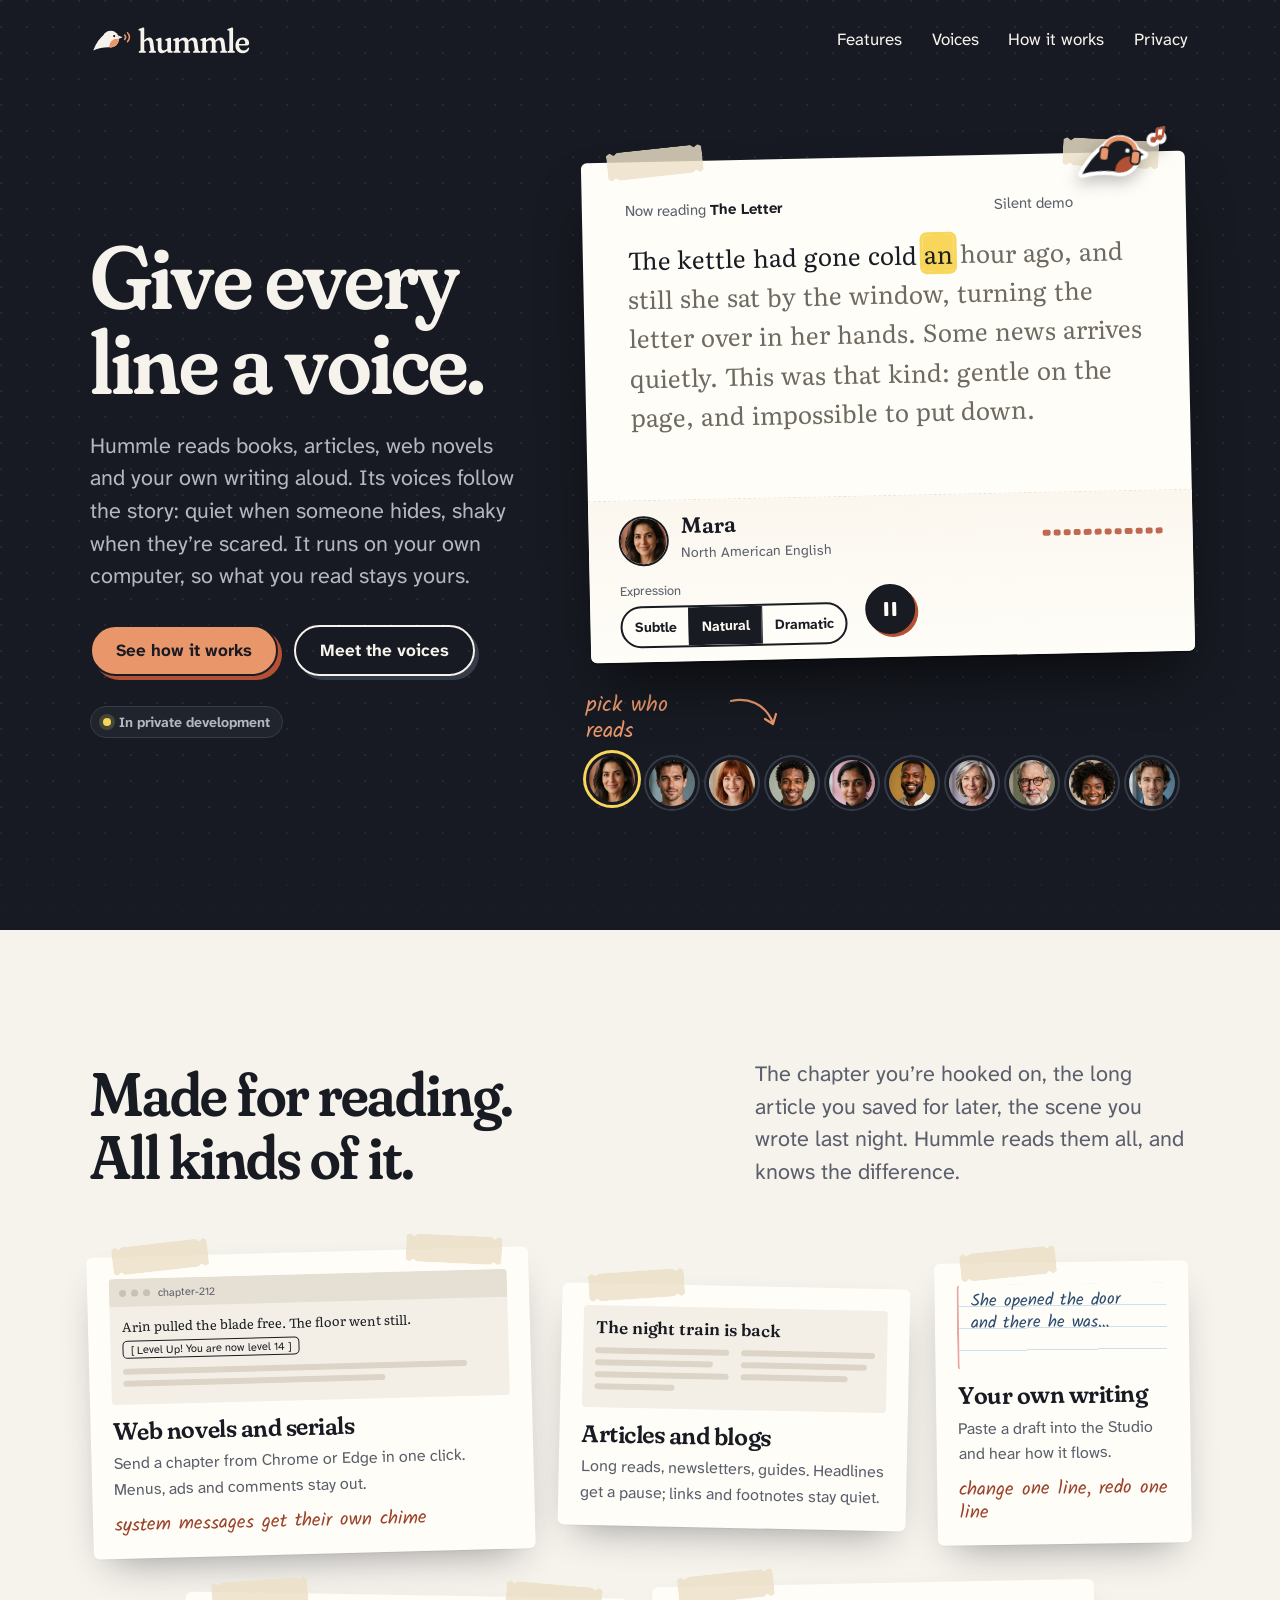
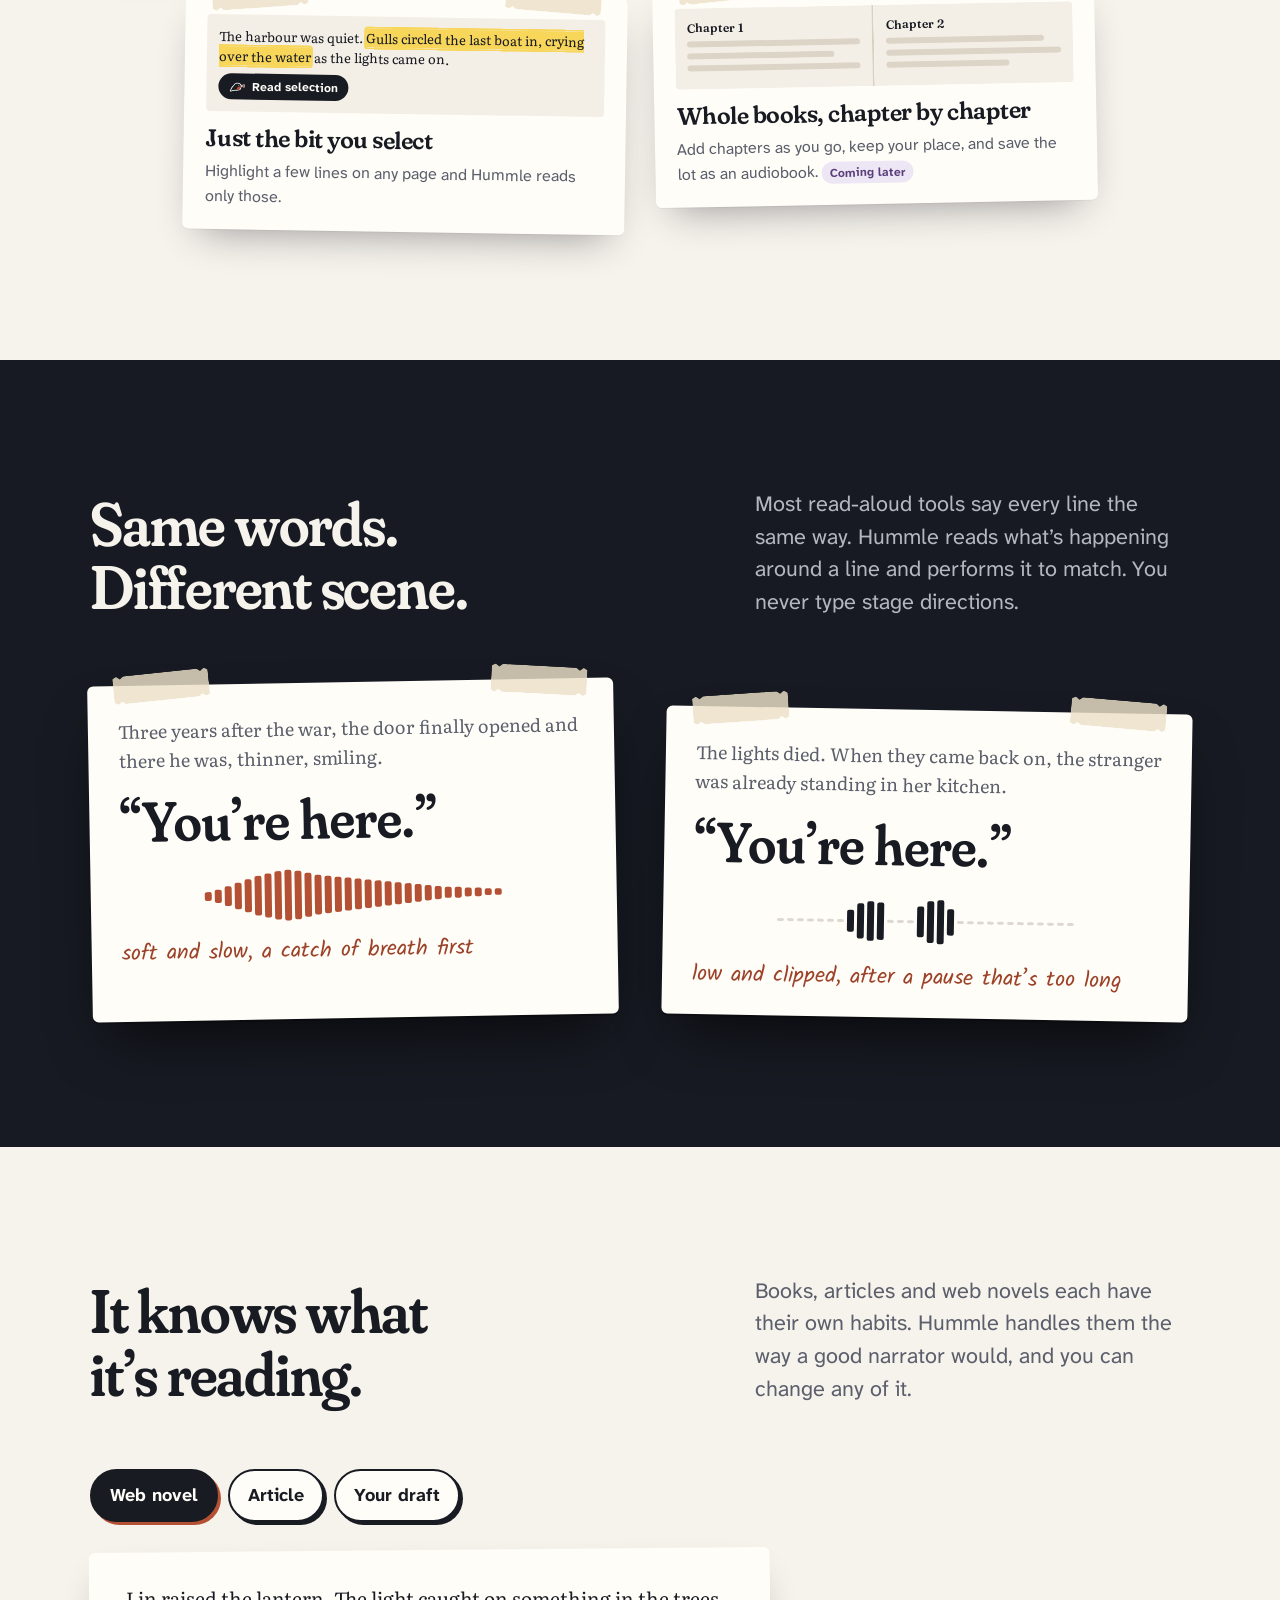
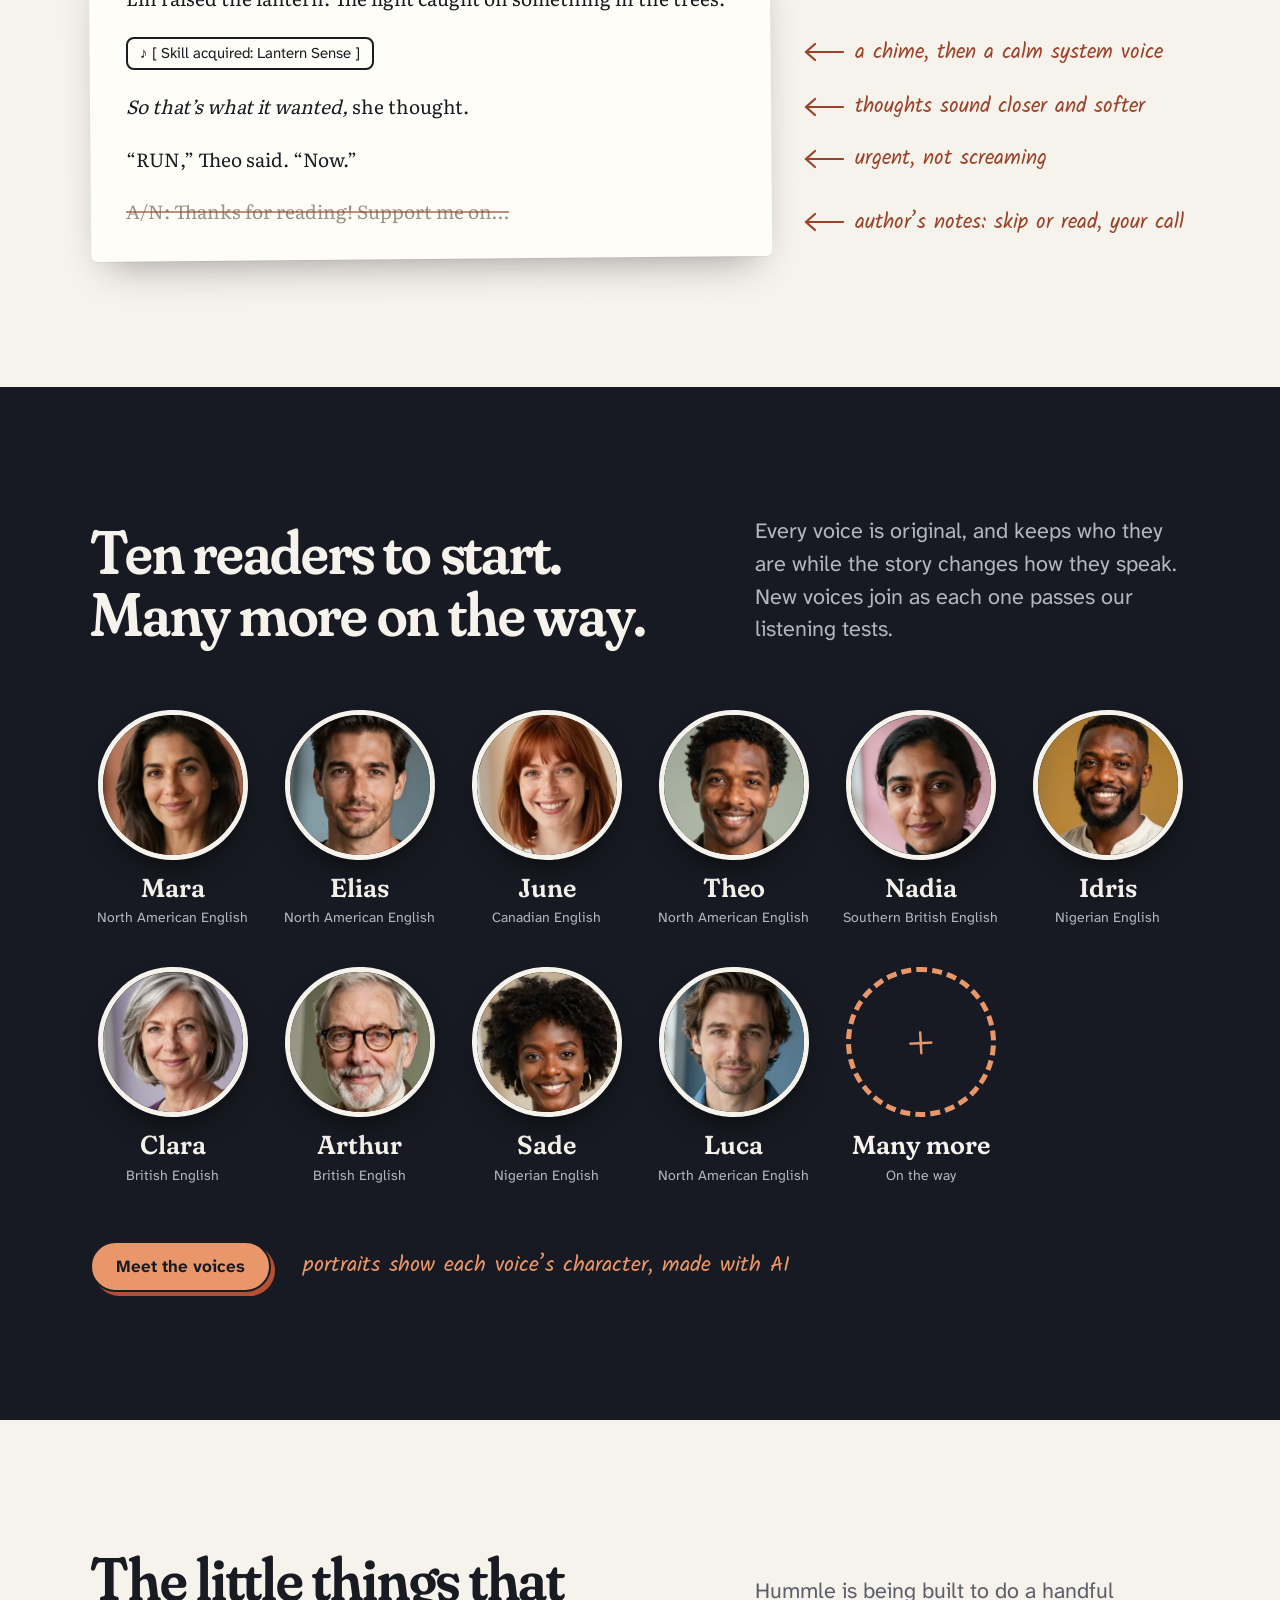
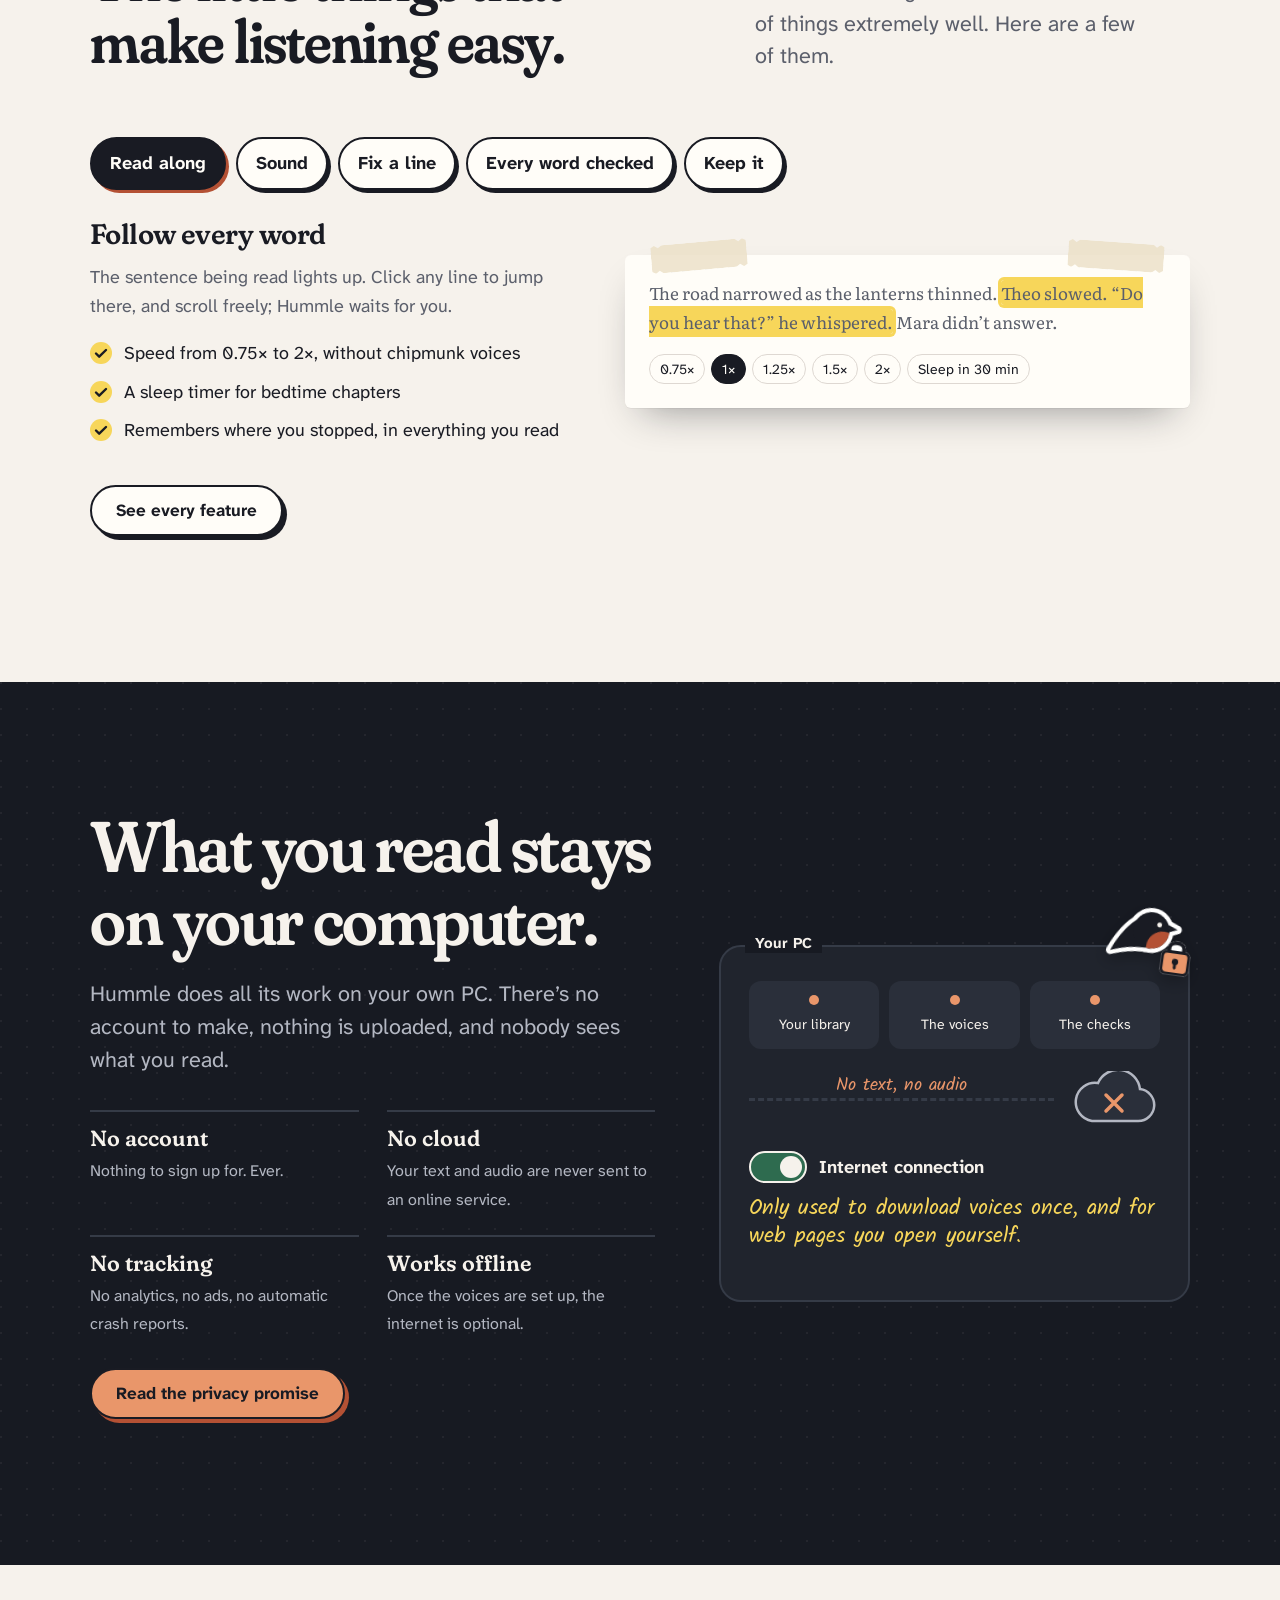
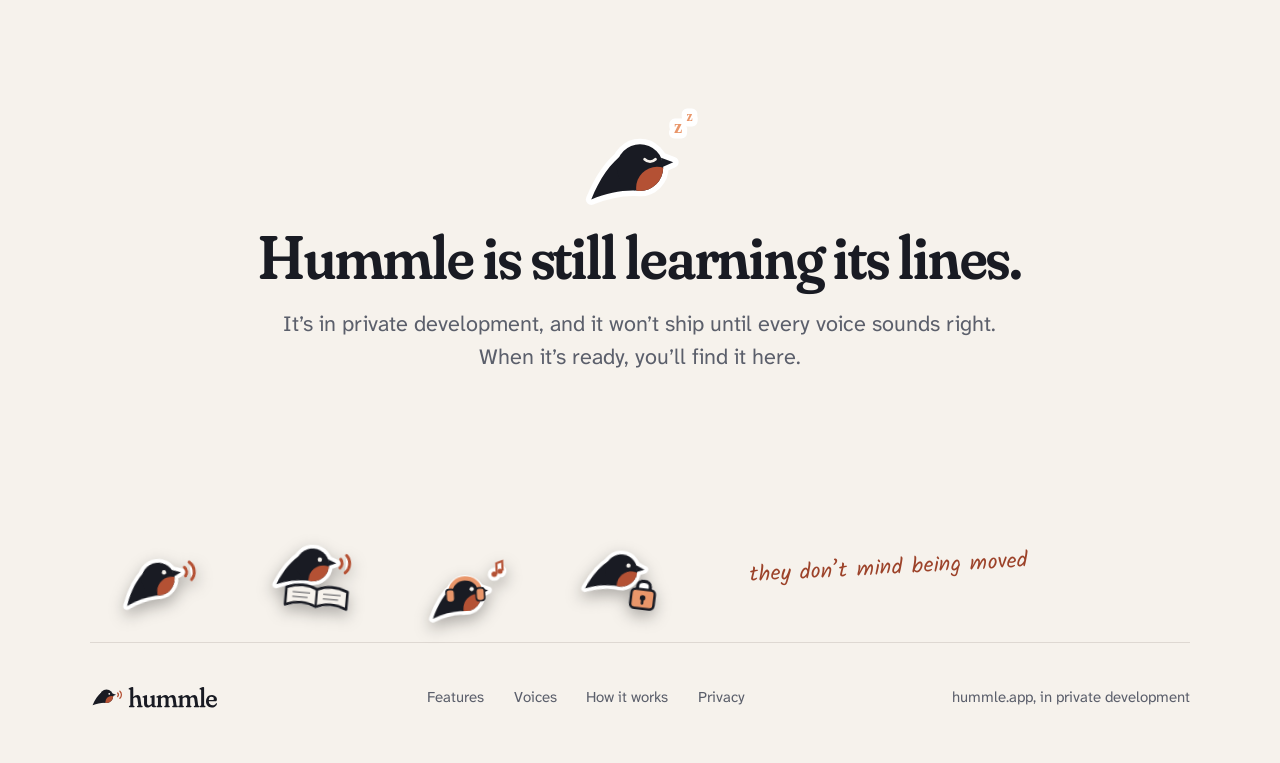
<file: index.html>
<!doctype html>
<html lang="en">
<head>
<meta charset="utf-8">
<meta name="viewport" content="width=device-width, initial-scale=1">
<title>Hummle reads to you</title>
<meta name="description" content="Hummle reads books, articles, web novels and your own writing aloud, with voices that follow the story. It runs on your own computer, so what you read stays yours.">
<link rel="canonical" href="https://hummle.app/">
<meta property="og:type" content="website">
<meta property="og:site_name" content="Hummle">
<meta property="og:title" content="Hummle reads to you">
<meta property="og:description" content="Hummle reads books, articles, web novels and your own writing aloud, with voices that follow the story. It runs on your own computer, so what you read stays yours.">
<meta property="og:url" content="https://hummle.app/">
<meta property="og:image" content="https://hummle.app/assets/og.png">
<meta property="og:image:width" content="1200">
<meta property="og:image:height" content="630">
<meta property="og:image:alt" content="Hummle: a page being read aloud, with the current word highlighted">
<meta name="twitter:card" content="summary_large_image">
<meta name="theme-color" content="#171A22">
<link rel="icon" href="brand/hummle-favicon.svg" type="image/svg+xml">
<link rel="stylesheet" href="assets/site.css">
</head>
<body>
<a class="skip" href="#main">Skip to content</a>

<div class="hero dark">
  <div class="wrap">
    <header class="site-head">
      <a class="logo" href="index.html" aria-label="Hummle home"><img src="brand/hummle-logo-dark.svg" alt="Hummle"></a>
      <nav class="nav" aria-label="Main">
        <a href="features.html">Features</a>
        <a href="voices.html">Voices</a>
        <a href="how-it-works.html">How it works</a>
        <a href="privacy.html">Privacy</a>
      </nav>
    </header>

    <div class="hero-body">
      <div class="hero-copy">
        <h1>Give every line a voice.</h1>
        <p class="lede">Hummle reads books, articles, web novels and your own writing aloud. Its voices follow the story: quiet when someone hides, shaky when they’re scared. It runs on your own computer, so what you read stays yours.</p>
        <div class="actions">
          <a class="btn btn-primary" href="how-it-works.html">See how it works</a>
          <a class="btn btn-ghost" href="voices.html">Meet the voices</a>
        </div>
        <span class="pill"><span class="blip" aria-hidden="true"></span>In private development</span>
      </div>

      <div class="reader" data-reader data-expr="natural">
        <img class="sticker bird awake" src="art/bird-headphones.svg" alt="">
        <img class="sticker bird sleep" src="art/bird-sleepy.svg" alt="">
        <figure class="page paper tape" style="margin:0" aria-label="A silent demo of the Hummle read-along page">
          <div class="page-top"><span>Now reading <strong data-title>The Letter</strong></span><span>Silent demo</span></div>
          <p class="script" data-script>The kettle had gone cold an hour ago, and still she sat by the window, turning the letter over in her hands. Some news arrives quietly. This was that kind: gentle on the page, and impossible to put down.</p>
          <div class="player">
            <div class="who-reads"><img data-face src="voices/mara-sm.webp" alt="" width="50" height="50"><div><b data-name>Mara</b><span data-accent>North American English</span></div></div>
            <div class="bars" aria-hidden="true"><i></i><i></i><i></i><i></i><i></i><i></i><i></i><i></i><i></i><i></i><i></i><i></i></div>
            <div class="seg-wrap"><span id="expr-label">Expression</span>
              <div class="seg" role="group" aria-labelledby="expr-label">
                <button type="button" data-expr="subtle" aria-pressed="false">Subtle</button><button type="button" data-expr="natural" aria-pressed="true">Natural</button><button type="button" data-expr="dramatic" aria-pressed="false">Dramatic</button>
              </div>
            </div>
            <button class="playbtn" type="button" data-play aria-label="Pause the demo">
              <svg class="i-pause" viewBox="0 0 20 20" aria-hidden="true"><rect x="4" y="3" width="4" height="14" rx="1.2"/><rect x="12" y="3" width="4" height="14" rx="1.2"/></svg>
              <svg class="i-play" viewBox="0 0 20 20" aria-hidden="true"><path d="M6 3.5v13a1 1 0 0 0 1.5.86l10.4-6.5a1 1 0 0 0 0-1.72L7.5 2.64A1 1 0 0 0 6 3.5z"/></svg>
            </button>
          </div>
        </figure>
        <div class="cast" data-cast hidden>
          <span class="note">pick who reads<svg viewBox="0 0 54 40" aria-hidden="true"><path d="M4 8 C20 4 38 10 46 30"/><path d="M38 26 L46 31 L49 21"/></svg></span>
          <ul class="faces" data-faces aria-label="Choose who reads the demo"></ul>
        </div>
      </div>
    </div>
  </div>
</div>

<main id="main">
  <section class="section">
    <div class="wrap">
      <div class="head">
        <h2>Made for reading. All kinds of it.</h2>
        <p class="lede">The chapter you’re hooked on, the long article you saved for later, the scene you wrote last night. Hummle reads them all, and knows the difference.</p>
      </div>
      <div class="desk">
        <article class="item paper tape it-novel">
          <div class="ill" aria-hidden="true"><div class="bar"><i></i><i></i><i></i>&nbsp;chapter-212</div>Arin pulled the blade free. The floor went still.<br><span class="sys">[ Level Up! You are now level 14 ]</span><div class="ln" style="width:92%"></div><div class="ln" style="width:70%"></div></div>
          <h3>Web novels and serials</h3>
          <p>Send a chapter from Chrome or Edge in one click. Menus, ads and comments stay out.</p>
          <span class="note">system messages get their own chime</span>
        </article>
        <article class="item paper tape tape-one it-article">
          <div class="ill cols" aria-hidden="true"><b>The night train is back</b><div><div class="ln"></div><div class="ln" style="width:88%"></div><div class="ln"></div><div class="ln" style="width:60%"></div></div><div><div class="ln"></div><div class="ln" style="width:94%"></div><div class="ln" style="width:80%"></div></div></div>
          <h3>Articles and blogs</h3>
          <p>Long reads, newsletters, guides. Headlines get a pause; links and footnotes stay quiet.</p>
        </article>
        <article class="item paper tape tape-one it-draft">
          <div class="ill lined" aria-hidden="true">She opened the door<br>and there he was…<br>&nbsp;</div>
          <h3>Your own writing</h3>
          <p>Paste a draft into the Studio and hear how it flows.</p>
          <span class="note">change one line, redo one line</span>
        </article>
        <article class="item paper tape it-select">
          <div class="ill" aria-hidden="true">The harbour was quiet. <span class="hl">Gulls circled the last boat in, crying over the water</span> as the lights came on.<br><span class="pop"><img src="art/bird-hum.svg" alt="">Read selection</span></div>
          <h3>Just the bit you select</h3>
          <p>Highlight a few lines on any page and Hummle reads only those.</p>
        </article>
        <article class="item paper tape tape-one it-book">
          <div class="ill book" aria-hidden="true"><div><small>Chapter 1</small><div class="ln"></div><div class="ln" style="width:85%"></div><div class="ln"></div></div><div><small>Chapter 2</small><div class="ln" style="width:90%"></div><div class="ln"></div><div class="ln" style="width:70%"></div></div></div>
          <h3>Whole books, chapter by chapter</h3>
          <p>Add chapters as you go, keep your place, and save the lot as an audiobook. <span class="badge later">Coming later</span></p>
        </article>
      </div>
    </div>
  </section>

  <section class="section dark">
    <div class="wrap">
      <div class="head">
        <h2>Same words. Different scene.</h2>
        <p class="lede">Most read-aloud tools say every line the same way. Hummle reads what’s happening around a line and performs it to match. You never type stage directions.</p>
      </div>
      <div class="scenes">
        <div class="scene paper tape" data-inview>
          <p class="ctx">Three years after the war, the door finally opened and there he was, thinner, smiling.</p>
          <p class="line">“You’re here.”</p>
          <svg class="wv" data-wave="4,6,9,12,15,18,20,22,23,22,20,18,17,16,15,14,13,12,11,10,9,8,7,6,5,5,4,4,3,3" data-color="#B45134" viewBox="0 0 300 60" aria-hidden="true"></svg>
          <p class="how">soft and slow, a catch of breath first</p>
        </div>
        <div class="scene paper tape" data-inview>
          <p class="ctx">The lights died. When they came back on, the stranger was already standing in her kitchen.</p>
          <p class="line">“You’re here.”</p>
          <svg class="wv" data-wave="0,0,0,0,0,0,0,10,16,18,17,0,0,0,14,19,20,12,0,0,0,0,0,0,0,0,0,0,0,0" data-color="#191B23" viewBox="0 0 300 60" aria-hidden="true"></svg>
          <p class="how">low and clipped, after a pause that’s too long</p>
        </div>
      </div>
    </div>
  </section>

  <section class="section">
    <div class="wrap">
      <div class="head">
        <h2>It knows what it’s reading.</h2>
        <p class="lede">Books, articles and web novels each have their own habits. Hummle handles them the way a good narrator would, and you can change any of it.</p>
      </div>
      <div class="tabs" role="tablist" aria-label="Kinds of writing" data-tabs>
        <button class="tab" role="tab" id="t-novel" aria-controls="p-novel" aria-selected="true">Web novel</button>
        <button class="tab" role="tab" id="t-article" aria-controls="p-article" aria-selected="false" tabindex="-1">Article</button>
        <button class="tab" role="tab" id="t-draft" aria-controls="p-draft" aria-selected="false" tabindex="-1">Your draft</button>
      </div>
      <div role="tabpanel" id="p-novel" aria-labelledby="t-novel">
        <div class="annot">
          <div class="src"><p>Lin raised the lantern. The light caught on something in the trees.</p></div><div class="an plain"></div>
          <div class="src"><span class="sys">♪ [ Skill acquired: Lantern Sense ]</span></div><div class="an"><svg viewBox="0 0 44 24" aria-hidden="true"><path d="M42 12 H6 M14 4 L5 12 L14 20"/></svg>a chime, then a calm system voice</div>
          <div class="src"><p><em>So that’s what it wanted,</em> she thought.</p></div><div class="an"><svg viewBox="0 0 44 24" aria-hidden="true"><path d="M42 12 H6 M14 4 L5 12 L14 20"/></svg>thoughts sound closer and softer</div>
          <div class="src"><p>“RUN,” Theo said. “Now.”</p></div><div class="an"><svg viewBox="0 0 44 24" aria-hidden="true"><path d="M42 12 H6 M14 4 L5 12 L14 20"/></svg>urgent, not screaming</div>
          <div class="src last"><p class="skip-text">A/N: Thanks for reading! Support me on…</p></div><div class="an last"><svg viewBox="0 0 44 24" aria-hidden="true"><path d="M42 12 H6 M14 4 L5 12 L14 20"/></svg>author’s notes: skip or read, your call</div>
        </div>
      </div>
      <div role="tabpanel" id="p-article" aria-labelledby="t-article" hidden>
        <div class="annot">
          <div class="src"><h4>The night train is back</h4></div><div class="an"><svg viewBox="0 0 44 24" aria-hidden="true"><path d="M42 12 H6 M14 4 L5 12 L14 20"/></svg>headline, then a short pause</div>
          <div class="src"><p>On 3 May, the sleeper carried 1,204 passengers north.</p></div><div class="an"><svg viewBox="0 0 44 24" aria-hidden="true"><path d="M42 12 H6 M14 4 L5 12 L14 20"/></svg>“the third of May”, “one thousand two hundred and four”</div>
          <div class="src"><p>Dr. Ellis, who lives on St. Mary’s Street, booked a cabin.</p></div><div class="an"><svg viewBox="0 0 44 24" aria-hidden="true"><path d="M42 12 H6 M14 4 L5 12 L14 20"/></svg>Doctor, Saint, Street: read by context</div>
          <div class="src last"><p>Check the timetable<span class="fn">[2]</span> before you go.</p></div><div class="an last"><svg viewBox="0 0 44 24" aria-hidden="true"><path d="M42 12 H6 M14 4 L5 12 L14 20"/></svg>links and footnotes stay quiet</div>
        </div>
      </div>
      <div role="tabpanel" id="p-draft" aria-labelledby="t-draft" hidden>
        <div class="annot">
          <div class="src"><p><span class="say">Sade</span> closed the shop at nine.</p></div><div class="an"><svg viewBox="0 0 44 24" aria-hidden="true"><path d="M42 12 H6 M14 4 L5 12 L14 20"/></svg>set a name once (shah-DAY), used everywhere</div>
          <div class="src"><p>She had read the note twice before the lead pipe hit the glass.</p></div><div class="an"><svg viewBox="0 0 44 24" aria-hidden="true"><path d="M42 12 H6 M14 4 L5 12 L14 20"/></svg>read or read? lead or lead? worked out from the sentence</div>
          <div class="src"><p>BOOM.</p></div><div class="an"><svg viewBox="0 0 44 24" aria-hidden="true"><path d="M42 12 H6 M14 4 L5 12 L14 20"/></svg>the word, plus a real sound under it</div>
          <div class="src last"><p class="brk">* * *</p></div><div class="an last"><svg viewBox="0 0 44 24" aria-hidden="true"><path d="M42 12 H6 M14 4 L5 12 L14 20"/></svg>scene break: a breath of silence</div>
        </div>
      </div>
    </div>
  </section>

  <section class="section dark">
    <div class="wrap">
      <div class="head">
        <h2>Ten readers to start. Many more on the way.</h2>
        <p class="lede">Every voice is original, and keeps who they are while the story changes how they speak. New voices join as each one passes our listening tests.</p>
      </div>
      <ul class="readers">
        <li><a href="voices.html#mara"><div class="face"><img src="voices/mara-sm.webp" alt="" width="200" height="200" loading="lazy"></div><b>Mara</b><span>North American English</span></a></li>
        <li><a href="voices.html#elias"><div class="face"><img src="voices/elias-sm.webp" alt="" width="200" height="200" loading="lazy"></div><b>Elias</b><span>North American English</span></a></li>
        <li><a href="voices.html#june"><div class="face"><img src="voices/june-sm.webp" alt="" width="200" height="200" loading="lazy"></div><b>June</b><span>Canadian English</span></a></li>
        <li><a href="voices.html#theo"><div class="face"><img src="voices/theo-sm.webp" alt="" width="200" height="200" loading="lazy"></div><b>Theo</b><span>North American English</span></a></li>
        <li><a href="voices.html#nadia"><div class="face"><img src="voices/nadia-sm.webp" alt="" width="200" height="200" loading="lazy"></div><b>Nadia</b><span>Southern British English</span></a></li>
        <li><a href="voices.html#idris"><div class="face"><img src="voices/idris-sm.webp" alt="" width="200" height="200" loading="lazy"></div><b>Idris</b><span>Nigerian English</span></a></li>
        <li><a href="voices.html#clara"><div class="face"><img src="voices/clara-sm.webp" alt="" width="200" height="200" loading="lazy"></div><b>Clara</b><span>British English</span></a></li>
        <li><a href="voices.html#arthur"><div class="face"><img src="voices/arthur-sm.webp" alt="" width="200" height="200" loading="lazy"></div><b>Arthur</b><span>British English</span></a></li>
        <li><a href="voices.html#sade"><div class="face"><img src="voices/sade-sm.webp" alt="" width="200" height="200" loading="lazy"></div><b>Sade</b><span>Nigerian English</span></a></li>
        <li><a href="voices.html#luca"><div class="face"><img src="voices/luca-sm.webp" alt="" width="200" height="200" loading="lazy"></div><b>Luca</b><span>North American English</span></a></li>
        <li class="more"><a href="voices.html#more"><div class="face" aria-hidden="true">+</div><b>Many more</b><span>On the way</span></a></li>
      </ul>
      <div class="readers-foot">
        <a class="btn btn-primary" href="voices.html">Meet the voices</a>
        <span class="note">portraits show each voice’s character, made with AI</span>
      </div>
    </div>
  </section>

  <section class="section">
    <div class="wrap">
      <div class="head">
        <h2>The little things that make listening easy.</h2>
        <p class="lede">Hummle is being built to do a handful of things extremely well. Here are a few of them.</p>
      </div>
      <div class="tabs" role="tablist" aria-label="Features" data-tabs>
        <button class="tab" role="tab" id="f1" aria-controls="fp1" aria-selected="true">Read along</button>
        <button class="tab" role="tab" id="f2" aria-controls="fp2" aria-selected="false" tabindex="-1">Sound</button>
        <button class="tab" role="tab" id="f3" aria-controls="fp3" aria-selected="false" tabindex="-1">Fix a line</button>
        <button class="tab" role="tab" id="f4" aria-controls="fp4" aria-selected="false" tabindex="-1">Every word checked</button>
        <button class="tab" role="tab" id="f5" aria-controls="fp5" aria-selected="false" tabindex="-1">Keep it</button>
      </div>

      <div role="tabpanel" id="fp1" aria-labelledby="f1" class="feat">
        <div>
          <h3>Follow every word</h3>
          <p>The sentence being read lights up. Click any line to jump there, and scroll freely; Hummle waits for you.</p>
          <ul class="ticks"><li>Speed from 0.75× to 2×, without chipmunk voices</li><li>A sleep timer for bedtime chapters</li><li>Remembers where you stopped, in everything you read</li></ul>
        </div>
        <div class="mini paper tape">
          <p class="txt">The road narrowed as the lanterns thinned. <span class="now">Theo slowed. “Do you hear that?” he whispered.</span> Mara didn’t answer.</p>
          <div class="speeds" aria-hidden="true"><span>0.75×</span><span class="on">1×</span><span>1.25×</span><span>1.5×</span><span>2×</span><span>Sleep in 30 min</span></div>
        </div>
      </div>
      <div role="tabpanel" id="fp2" aria-labelledby="f2" class="feat" hidden>
        <div>
          <h3>Sound that belongs to the story</h3>
          <p>Laughs, sighs and gasps happen in the voice itself. Doors, thunder and system chimes land on the words they belong to. You never write a single tag.</p>
          <ul class="ticks"><li>Its own mixer, so you set the balance</li><li>Switch any layer off, for one book or all of them</li><li>Quiet ambience under a whole scene <span class="badge later">Later</span></li></ul>
        </div>
        <div class="mini paper tape" data-mixer>
          <div class="row"><label for="mx1">Voice</label><input id="mx1" type="range" min="0" max="100" value="100"><output for="mx1">100</output></div>
          <div class="row"><label for="mx2">Voice sounds</label><input id="mx2" type="range" min="0" max="100" value="80"><output for="mx2">80</output></div>
          <div class="row"><label for="mx3">Effects</label><input id="mx3" type="range" min="0" max="100" value="65"><output for="mx3">65</output></div>
          <div class="row"><label for="mx4">Chimes</label><input id="mx4" type="range" min="0" max="100" value="70"><output for="mx4">70</output></div>
          <div class="row"><label for="mx5">Ambience</label><input id="mx5" type="range" min="0" max="100" value="30"><output for="mx5">30</output></div>
        </div>
      </div>
      <div role="tabpanel" id="fp3" aria-labelledby="f3" class="feat" hidden>
        <div>
          <h3>Fix a line in two clicks</h3>
          <p>If a line comes out wrong, click it and say what you want. Hummle redoes only that line, and remembers your fix for the rest of the book.</p>
          <ul class="ticks"><li>Expression: Subtle, Natural or Dramatic</li><li>Keep your favourite take; approved takes are protected</li><li>Teach it how to say a name, once</li></ul>
        </div>
        <div class="mini paper tape">
          <p class="txt">She folded the letter. <span class="now">“Well,” she said, “that’s that, then.”</span></p>
          <div class="menu" aria-hidden="true"><span>Less dramatic</span><span>More amused</span><span>No sound here</span><span>Try another take</span></div>
        </div>
      </div>
      <div role="tabpanel" id="fp4" aria-labelledby="f4" class="feat" hidden>
        <div>
          <h3>Every word, checked</h3>
          <p>Before a line reaches you, Hummle listens to its own recording and compares it with the page. Skipped or invented words are caught and redone.</p>
          <ul class="ticks"><li>Checks the voice still sounds like itself</li><li>Marks anything it isn’t sure about, so you can choose</li></ul>
        </div>
        <div class="mini paper tape">
          <div class="row"><span class="txt">At last, she heard his key in the door.</span><span class="badge tgl">All words checked</span></div>
          <div class="row"><span class="txt">He paused on the step, then knocked twice.</span><span class="badge tgl">Redone, now checked</span></div>
          <div class="row"><span class="txt">“It’s me,” he said.</span><span class="badge tgl">All words checked</span></div>
        </div>
      </div>
      <div role="tabpanel" id="fp5" aria-labelledby="f5" class="feat" hidden>
        <div>
          <h3>Keep it for later</h3>
          <p>Save a chapter as audio for a walk, a drive or a long queue.</p>
          <ul class="ticks"><li>High-quality WAV and FLAC files</li><li>Phone-friendly audiobooks with chapter marks <span class="badge later">Later</span></li><li>Your library lives in a folder you choose</li></ul>
        </div>
        <div class="mini paper tape">
          <ul class="files">
            <li><span>Chapter 12, The Lantern Road.flac</span><small>14:08</small></li>
            <li><span>Kitchen scene, draft 3.wav</span><small>2:31</small></li>
            <li><span>The Lantern Road (book).m4b</span><span class="badge later">Later</span></li>
          </ul>
        </div>
      </div>
      <p class="more-link"><a class="btn" href="features.html">See every feature</a></p>
    </div>
  </section>

  <section class="section privacy dark" id="privacy">
    <div class="wrap priv">
      <div>
        <h2>What you read stays on your computer.</h2>
        <p class="lede" style="margin-top:22px">Hummle does all its work on your own PC. There’s no account to make, nothing is uploaded, and nobody sees what you read.</p>
        <ul class="promises">
          <li><b>No account</b><span>Nothing to sign up for. Ever.</span></li>
          <li><b>No cloud</b><span>Your text and audio are never sent to an online service.</span></li>
          <li><b>No tracking</b><span>No analytics, no ads, no automatic crash reports.</span></li>
          <li><b>Works offline</b><span>Once the voices are set up, the internet is optional.</span></li>
        </ul>
        <p style="margin-top:30px"><a class="btn btn-primary" href="privacy.html">Read the privacy promise</a></p>
      </div>
      <div class="house" data-house>
        <span class="lbl">Your PC</span>
        <img class="sticker bird" src="art/bird-lock.svg" alt="">
        <div class="room"><div>Your library</div><div>The voices</div><div>The checks</div></div>
        <div class="wall">
          <span class="sr">Nothing travels from your PC to the internet:</span>
          <div class="line" aria-hidden="true"></div>
          <svg class="cloud" viewBox="0 0 92 56" role="img" aria-label="The internet"><path d="M24 50 H70 a16 16 0 0 0 2-31.9 A22 22 0 0 0 30 12 a18 18 0 0 0-6 38z" fill="#2A2F3A" stroke="#B3B7C2" stroke-width="2.5"/><path d="M38 24 L54 40 M54 24 L38 40" stroke="#E9966A" stroke-width="3.5" stroke-linecap="round"/></svg>
        </div>
        <label class="switch"><input type="checkbox" checked data-net> Internet connection</label>
        <p class="offline-msg" aria-live="polite" data-net-msg>Only used to download voices once, and for web pages you open yourself.</p>
      </div>
    </div>
  </section>

  <section class="section closing">
    <div class="wrap">
      <img class="sleepy" src="art/bird-sleepy.svg" alt="">
      <h2>Hummle is still learning its lines.</h2>
      <p class="lede">It’s in private development, and it won’t ship until every voice sounds right. When it’s ready, you’ll find it here.</p>
    </div>
  </section>
</main>

<div class="wrap">
  <div class="flock" data-flock aria-hidden="true">
    <img class="fl" src="art/bird-hum.svg" alt="" style="left:2%;top:30px;transform:rotate(-8deg)">
    <img class="fl" src="art/bird-book.svg" alt="" style="left:16%;top:18px;transform:rotate(5deg)">
    <img class="fl" src="art/bird-headphones.svg" alt="" style="left:30%;top:36px;transform:rotate(-3deg)">
    <img class="fl" src="art/bird-lock.svg" alt="" style="left:44%;top:22px;transform:rotate(7deg)">
    <span class="note">they don’t mind being moved</span>
  </div>
  <footer class="site-foot">
    <a class="mark" href="index.html" aria-label="Hummle home"><img src="brand/hummle-logo.svg" alt="Hummle"></a>
    <nav class="nav" aria-label="Footer">
      <a href="features.html">Features</a>
      <a href="voices.html">Voices</a>
      <a href="how-it-works.html">How it works</a>
      <a href="privacy.html">Privacy</a>
    </nav>
    <span>hummle.app, in private development</span>
  </footer>
</div>
<script src="assets/site.js"></script>
</body>
</html>
</file>
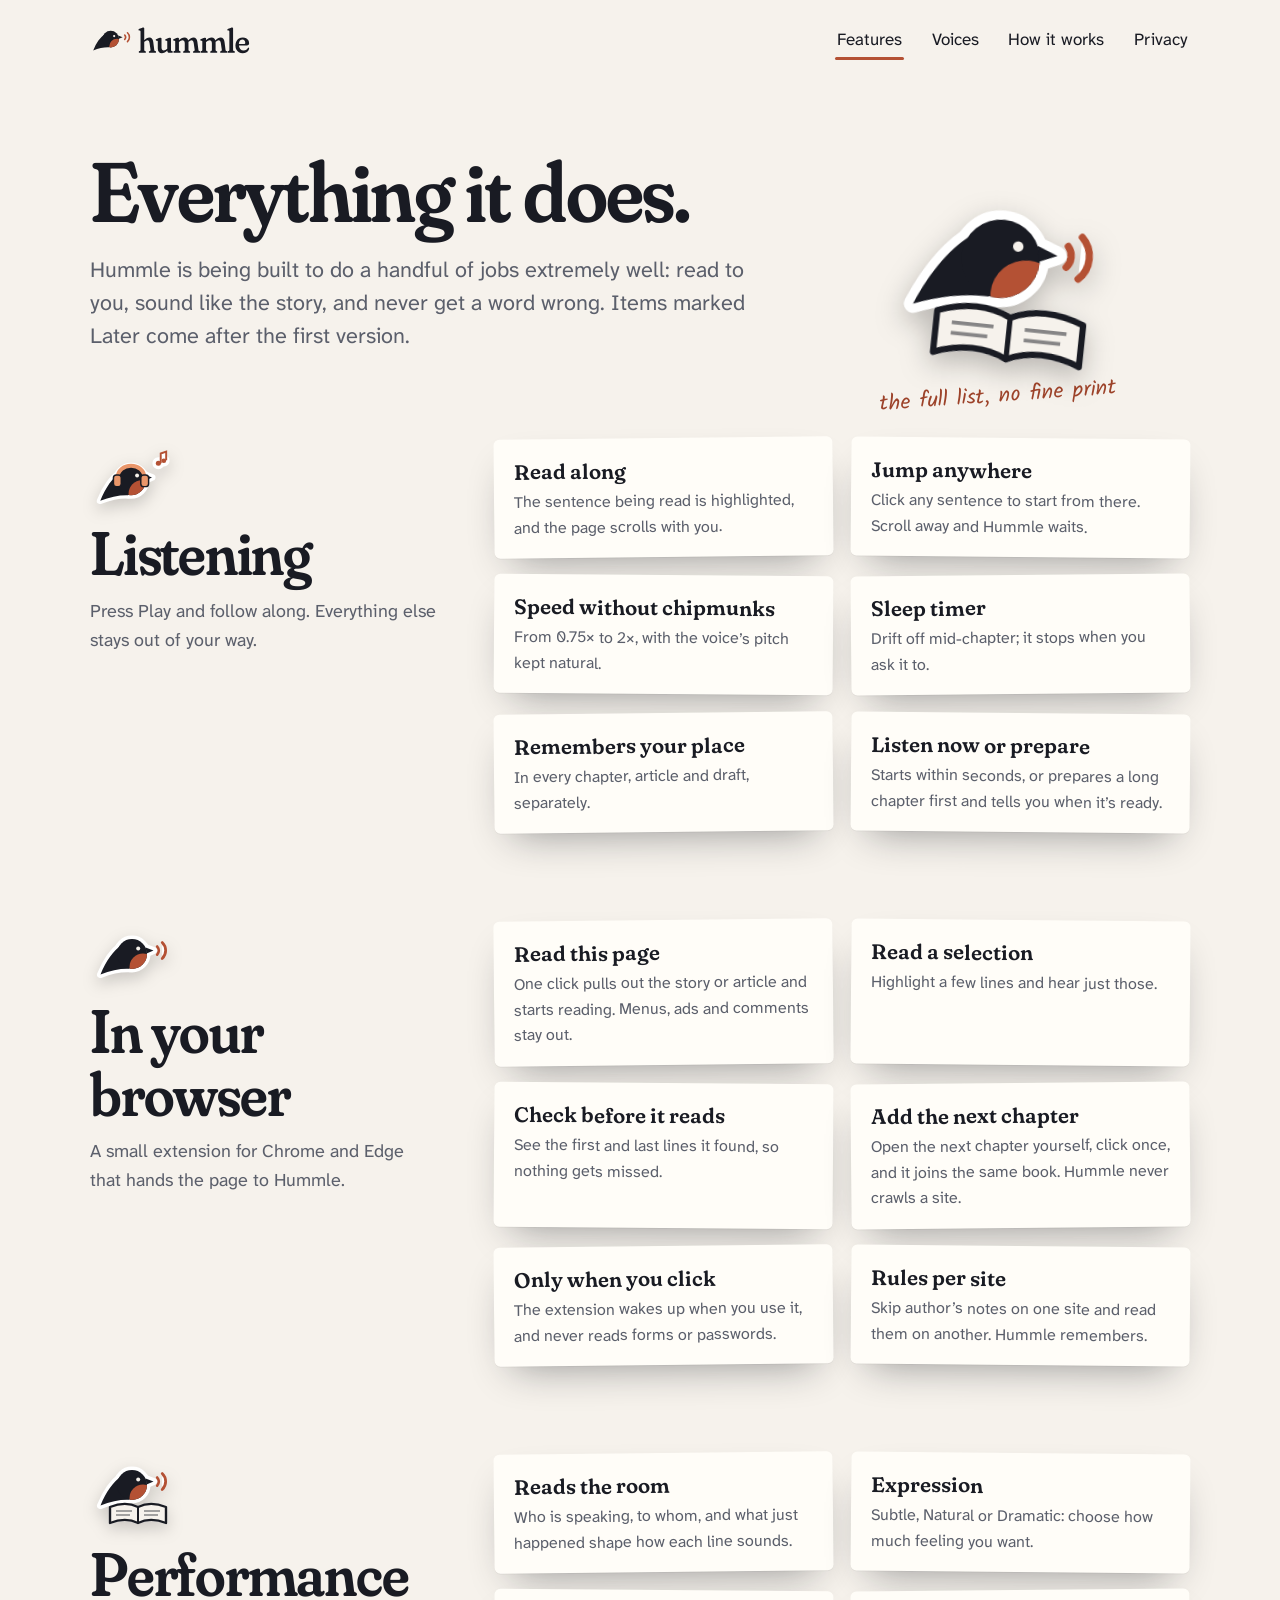
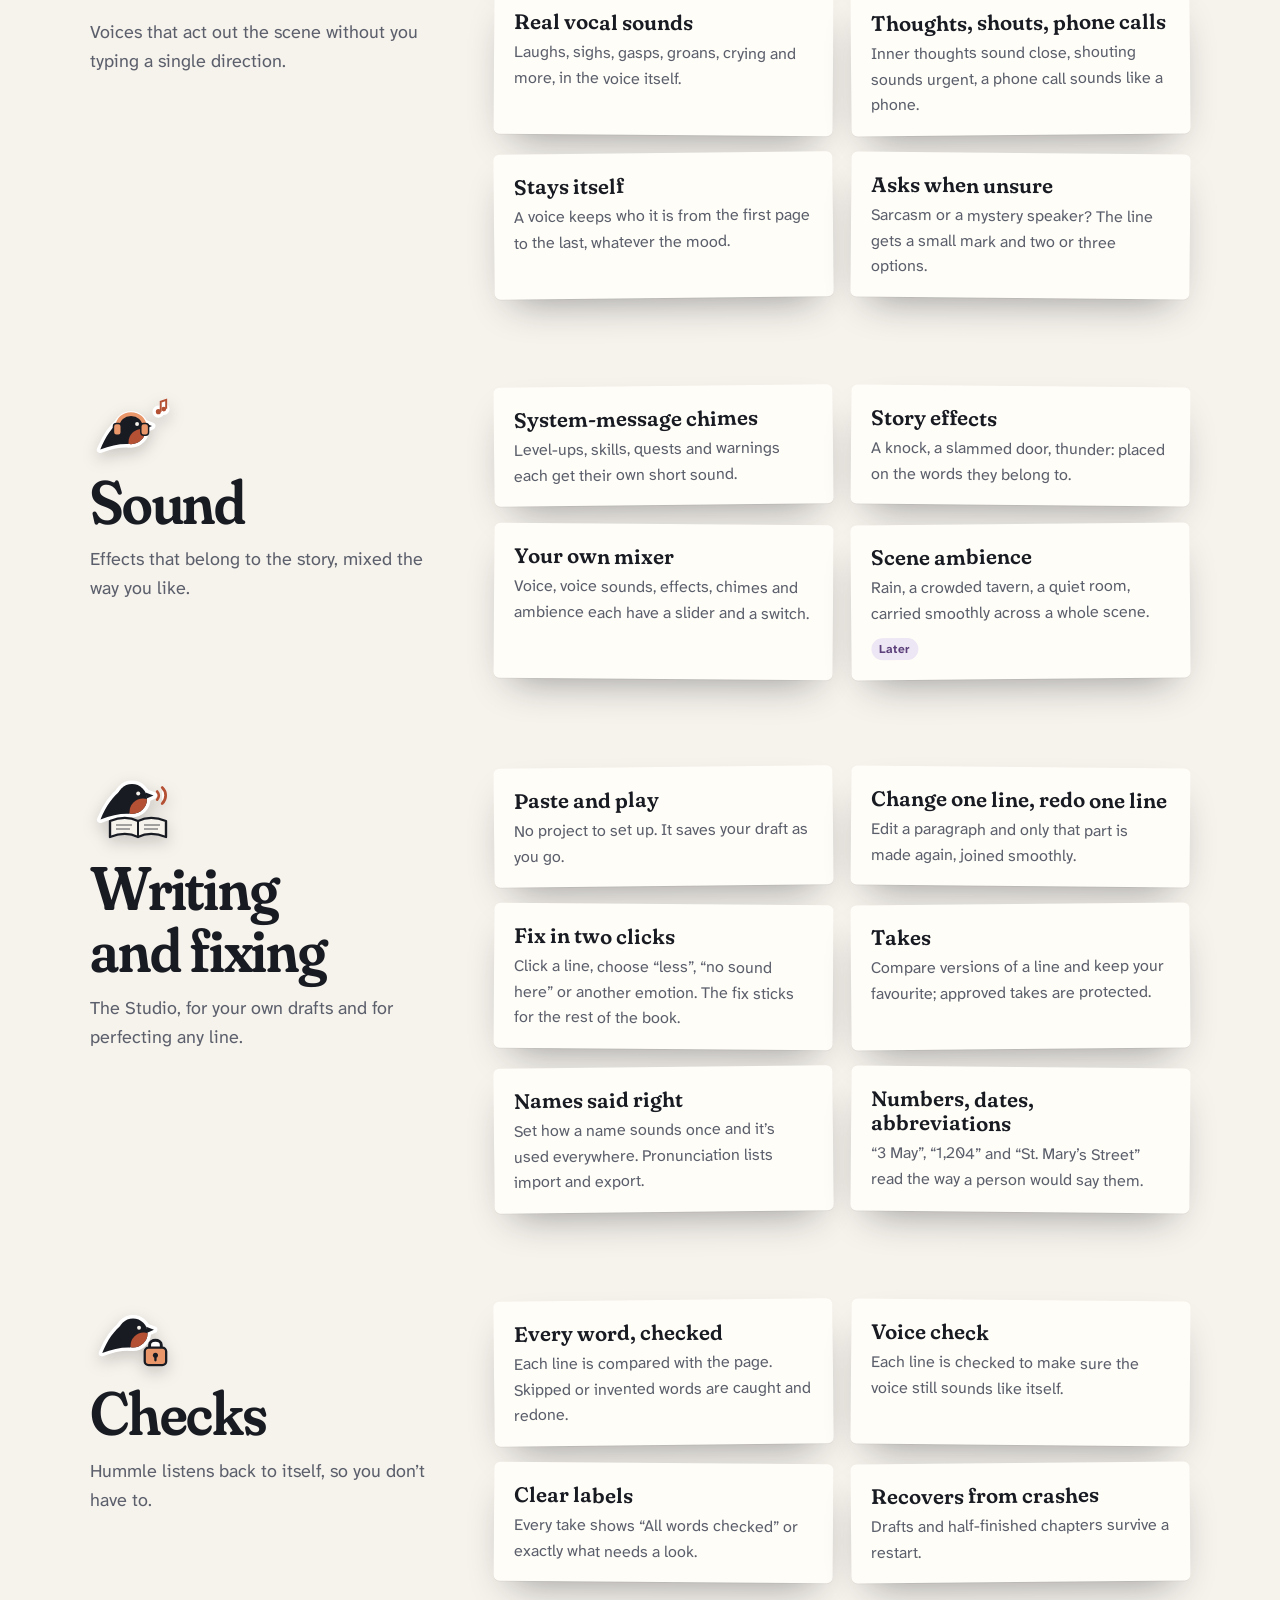
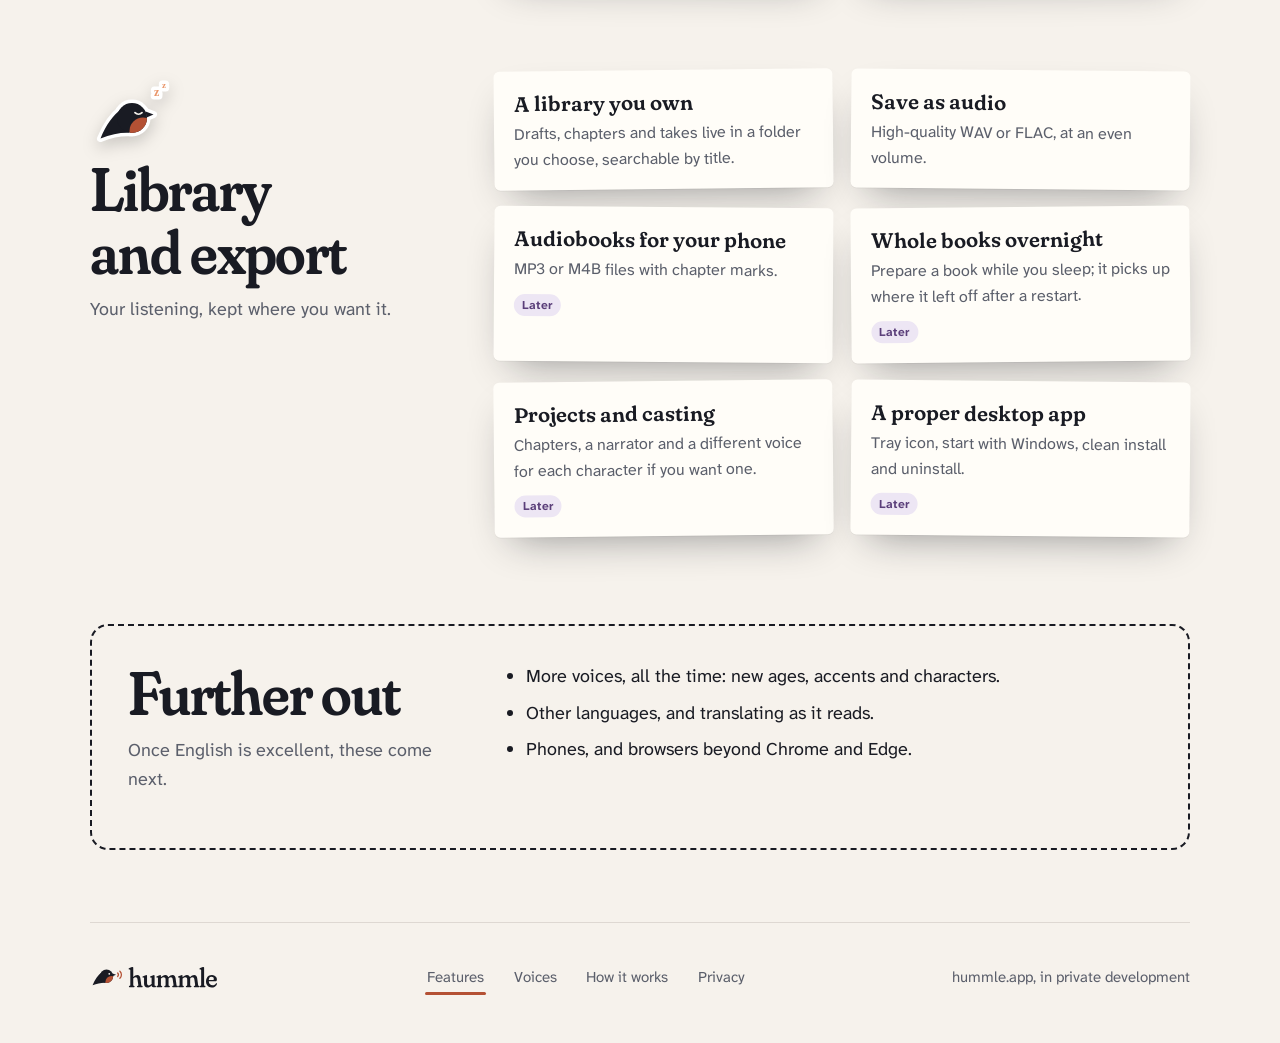
<file: features.html>
<!doctype html>
<html lang="en">
<head>
<meta charset="utf-8">
<meta name="viewport" content="width=device-width, initial-scale=1">
<title>Everything Hummle does</title>
<meta name="description" content="Read-along listening, a browser extension, expressive voices, story sound, a writing studio, word-by-word checks and a private library.">
<link rel="canonical" href="https://hummle.app/features.html">
<meta property="og:type" content="website">
<meta property="og:site_name" content="Hummle">
<meta property="og:title" content="Everything Hummle does">
<meta property="og:description" content="Read-along listening, a browser extension, expressive voices, story sound, a writing studio, word-by-word checks and a private library.">
<meta property="og:url" content="https://hummle.app/features.html">
<meta property="og:image" content="https://hummle.app/assets/og.png">
<meta property="og:image:width" content="1200">
<meta property="og:image:height" content="630">
<meta property="og:image:alt" content="Hummle: a page being read aloud, with the current word highlighted">
<meta name="twitter:card" content="summary_large_image">
<meta name="theme-color" content="#171A22">
<link rel="icon" href="brand/hummle-favicon.svg" type="image/svg+xml">
<link rel="stylesheet" href="assets/site.css">
</head>
<body>
<a class="skip" href="#main">Skip to content</a>
<div class="wrap">
  <header class="site-head">
    <a class="logo" href="index.html" aria-label="Hummle home"><img src="brand/hummle-logo.svg" alt="Hummle"></a>
    <nav class="nav" aria-label="Main">
      <a href="features.html" aria-current="page">Features</a>
      <a href="voices.html">Voices</a>
      <a href="how-it-works.html">How it works</a>
      <a href="privacy.html">Privacy</a>
    </nav>
  </header>

  <main id="main">
    <div class="page-head">
      <div>
        <h1>Everything it does.</h1>
        <p class="lede">Hummle is being built to do a handful of jobs extremely well: read to you, sound like the story, and never get a word wrong. Items marked Later come after the first version.</p>
      </div>
      <div class="art"><img src="art/bird-book.svg" alt=""><span class="note">the full list, no fine print</span></div>
    </div>

    <div class="fgroups">
      <section class="fgroup" aria-labelledby="g1">
        <div class="gh"><img src="art/bird-headphones.svg" alt=""><h2 id="g1">Listening</h2><p>Press Play and follow along. Everything else stays out of your way.</p></div>
        <ul class="flist">
          <li class="paper"><b>Read along</b><span>The sentence being read is highlighted, and the page scrolls with you.</span></li>
          <li class="paper"><b>Jump anywhere</b><span>Click any sentence to start from there. Scroll away and Hummle waits.</span></li>
          <li class="paper"><b>Speed without chipmunks</b><span>From 0.75× to 2×, with the voice’s pitch kept natural.</span></li>
          <li class="paper"><b>Sleep timer</b><span>Drift off mid-chapter; it stops when you ask it to.</span></li>
          <li class="paper"><b>Remembers your place</b><span>In every chapter, article and draft, separately.</span></li>
          <li class="paper"><b>Listen now or prepare</b><span>Starts within seconds, or prepares a long chapter first and tells you when it’s ready.</span></li>
        </ul>
      </section>

      <section class="fgroup" aria-labelledby="g2">
        <div class="gh"><img src="art/bird-hum.svg" alt=""><h2 id="g2">In your browser</h2><p>A small extension for Chrome and Edge that hands the page to Hummle.</p></div>
        <ul class="flist">
          <li class="paper"><b>Read this page</b><span>One click pulls out the story or article and starts reading. Menus, ads and comments stay out.</span></li>
          <li class="paper"><b>Read a selection</b><span>Highlight a few lines and hear just those.</span></li>
          <li class="paper"><b>Check before it reads</b><span>See the first and last lines it found, so nothing gets missed.</span></li>
          <li class="paper"><b>Add the next chapter</b><span>Open the next chapter yourself, click once, and it joins the same book. Hummle never crawls a site.</span></li>
          <li class="paper"><b>Only when you click</b><span>The extension wakes up when you use it, and never reads forms or passwords.</span></li>
          <li class="paper"><b>Rules per site</b><span>Skip author’s notes on one site and read them on another. Hummle remembers.</span></li>
        </ul>
      </section>

      <section class="fgroup" aria-labelledby="g3">
        <div class="gh"><img src="art/bird-book.svg" alt=""><h2 id="g3">Performance</h2><p>Voices that act out the scene without you typing a single direction.</p></div>
        <ul class="flist">
          <li class="paper"><b>Reads the room</b><span>Who is speaking, to whom, and what just happened shape how each line sounds.</span></li>
          <li class="paper"><b>Expression</b><span>Subtle, Natural or Dramatic: choose how much feeling you want.</span></li>
          <li class="paper"><b>Real vocal sounds</b><span>Laughs, sighs, gasps, groans, crying and more, in the voice itself.</span></li>
          <li class="paper"><b>Thoughts, shouts, phone calls</b><span>Inner thoughts sound close, shouting sounds urgent, a phone call sounds like a phone.</span></li>
          <li class="paper"><b>Stays itself</b><span>A voice keeps who it is from the first page to the last, whatever the mood.</span></li>
          <li class="paper"><b>Asks when unsure</b><span>Sarcasm or a mystery speaker? The line gets a small mark and two or three options.</span></li>
        </ul>
      </section>

      <section class="fgroup" aria-labelledby="g4">
        <div class="gh"><img src="art/bird-headphones.svg" alt=""><h2 id="g4">Sound</h2><p>Effects that belong to the story, mixed the way you like.</p></div>
        <ul class="flist">
          <li class="paper"><b>System-message chimes</b><span>Level-ups, skills, quests and warnings each get their own short sound.</span></li>
          <li class="paper"><b>Story effects</b><span>A knock, a slammed door, thunder: placed on the words they belong to.</span></li>
          <li class="paper"><b>Your own mixer</b><span>Voice, voice sounds, effects, chimes and ambience each have a slider and a switch.</span></li>
          <li class="paper"><b>Scene ambience</b><span>Rain, a crowded tavern, a quiet room, carried smoothly across a whole scene.</span><span class="badge later">Later</span></li>
        </ul>
      </section>

      <section class="fgroup" aria-labelledby="g5">
        <div class="gh"><img src="art/bird-book.svg" alt=""><h2 id="g5">Writing and fixing</h2><p>The Studio, for your own drafts and for perfecting any line.</p></div>
        <ul class="flist">
          <li class="paper"><b>Paste and play</b><span>No project to set up. It saves your draft as you go.</span></li>
          <li class="paper"><b>Change one line, redo one line</b><span>Edit a paragraph and only that part is made again, joined smoothly.</span></li>
          <li class="paper"><b>Fix in two clicks</b><span>Click a line, choose “less”, “no sound here” or another emotion. The fix sticks for the rest of the book.</span></li>
          <li class="paper"><b>Takes</b><span>Compare versions of a line and keep your favourite; approved takes are protected.</span></li>
          <li class="paper"><b>Names said right</b><span>Set how a name sounds once and it’s used everywhere. Pronunciation lists import and export.</span></li>
          <li class="paper"><b>Numbers, dates, abbreviations</b><span>“3 May”, “1,204” and “St. Mary’s Street” read the way a person would say them.</span></li>
        </ul>
      </section>

      <section class="fgroup" aria-labelledby="g6">
        <div class="gh"><img src="art/bird-lock.svg" alt=""><h2 id="g6">Checks</h2><p>Hummle listens back to itself, so you don’t have to.</p></div>
        <ul class="flist">
          <li class="paper"><b>Every word, checked</b><span>Each line is compared with the page. Skipped or invented words are caught and redone.</span></li>
          <li class="paper"><b>Voice check</b><span>Each line is checked to make sure the voice still sounds like itself.</span></li>
          <li class="paper"><b>Clear labels</b><span>Every take shows “All words checked” or exactly what needs a look.</span></li>
          <li class="paper"><b>Recovers from crashes</b><span>Drafts and half-finished chapters survive a restart.</span></li>
        </ul>
      </section>

      <section class="fgroup" aria-labelledby="g7">
        <div class="gh"><img src="art/bird-sleepy.svg" alt=""><h2 id="g7">Library and export</h2><p>Your listening, kept where you want it.</p></div>
        <ul class="flist">
          <li class="paper"><b>A library you own</b><span>Drafts, chapters and takes live in a folder you choose, searchable by title.</span></li>
          <li class="paper"><b>Save as audio</b><span>High-quality WAV or FLAC, at an even volume.</span></li>
          <li class="paper"><b>Audiobooks for your phone</b><span>MP3 or M4B files with chapter marks.</span><span class="badge later">Later</span></li>
          <li class="paper"><b>Whole books overnight</b><span>Prepare a book while you sleep; it picks up where it left off after a restart.</span><span class="badge later">Later</span></li>
          <li class="paper"><b>Projects and casting</b><span>Chapters, a narrator and a different voice for each character if you want one.</span><span class="badge later">Later</span></li>
          <li class="paper"><b>A proper desktop app</b><span>Tray icon, start with Windows, clean install and uninstall.</span><span class="badge later">Later</span></li>
        </ul>
      </section>

      <div class="later-band">
        <div><h2>Further out</h2><p style="color:var(--muted);margin-top:12px">Once English is excellent, these come next.</p></div>
        <ul>
          <li>More voices, all the time: new ages, accents and characters.</li>
          <li>Other languages, and translating as it reads.</li>
          <li>Phones, and browsers beyond Chrome and Edge.</li>
        </ul>
      </div>
    </div>
  </main>

  <footer class="site-foot" style="margin-top:72px">
    <a class="mark" href="index.html" aria-label="Hummle home"><img src="brand/hummle-logo.svg" alt="Hummle"></a>
    <nav class="nav" aria-label="Footer">
      <a href="features.html" aria-current="page">Features</a>
      <a href="voices.html">Voices</a>
      <a href="how-it-works.html">How it works</a>
      <a href="privacy.html">Privacy</a>
    </nav>
    <span>hummle.app, in private development</span>
  </footer>
</div>
<script src="assets/site.js"></script>
</body>
</html>
</file>
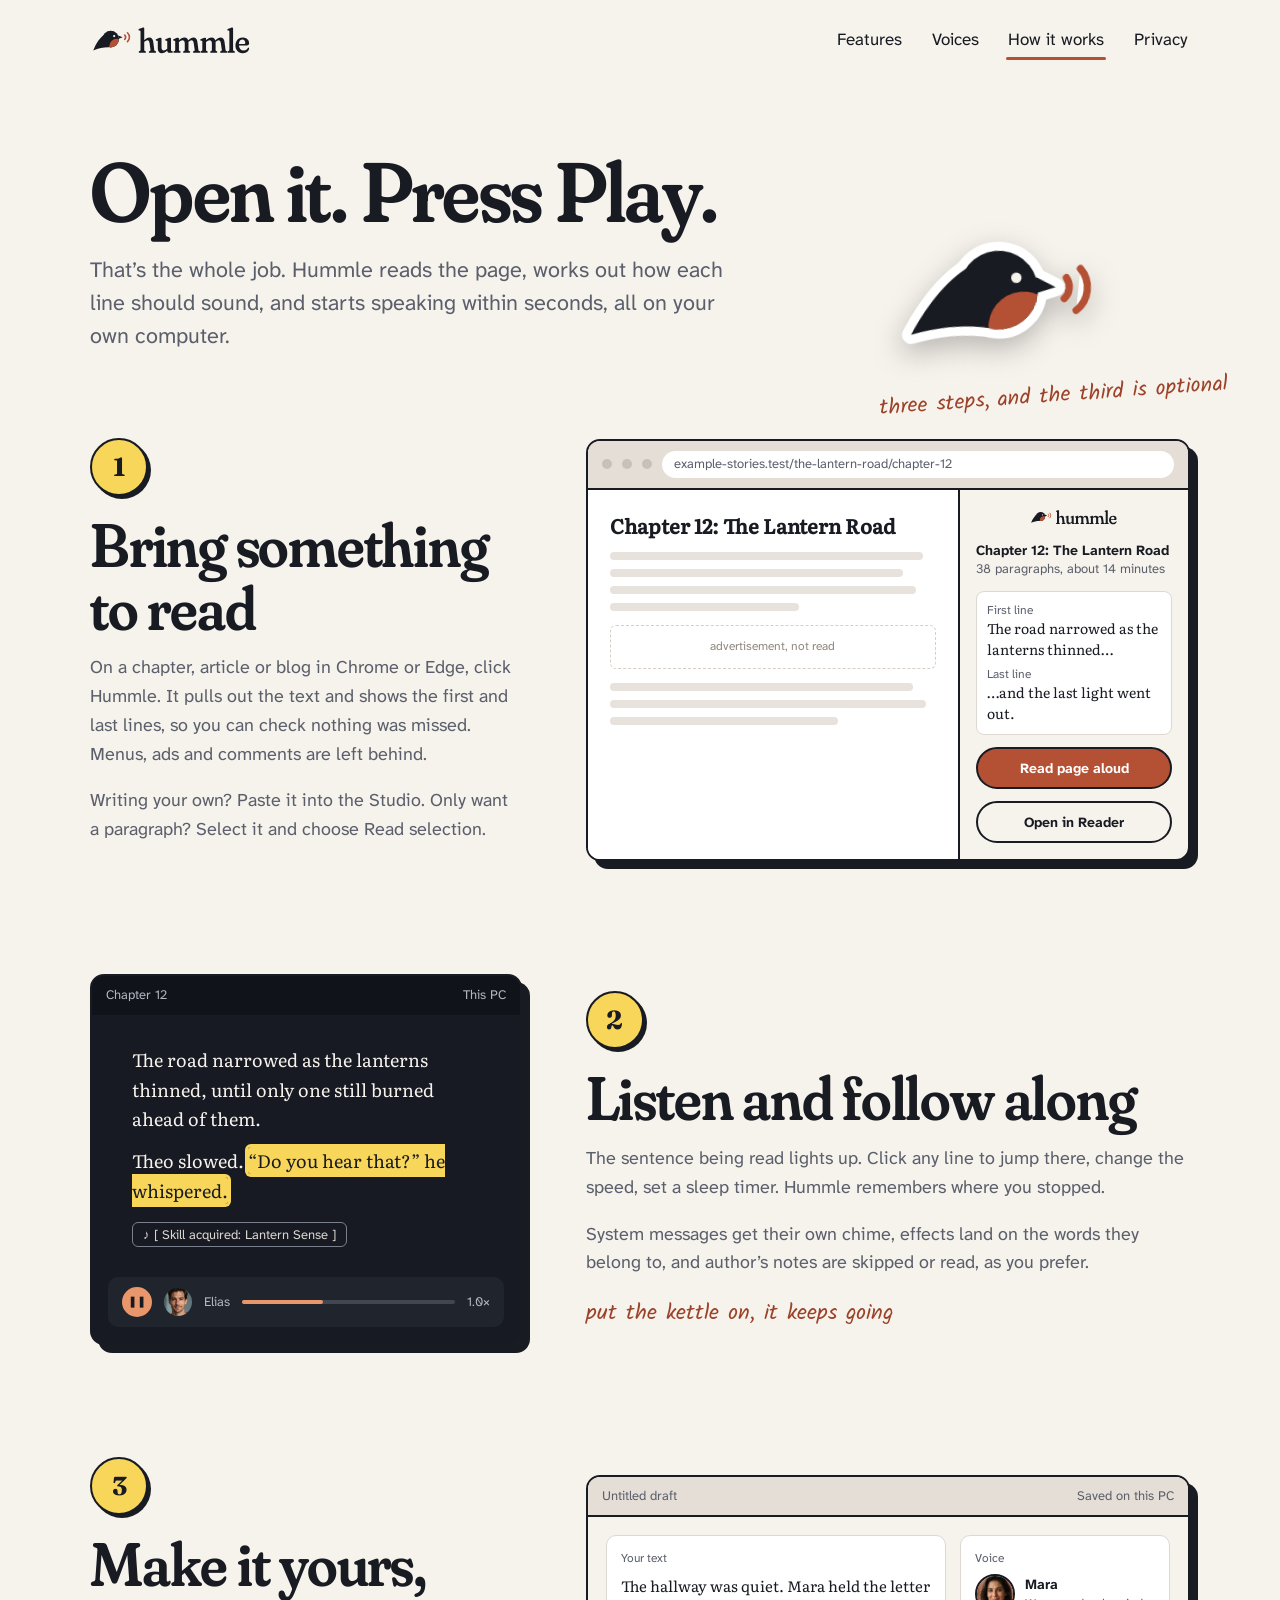
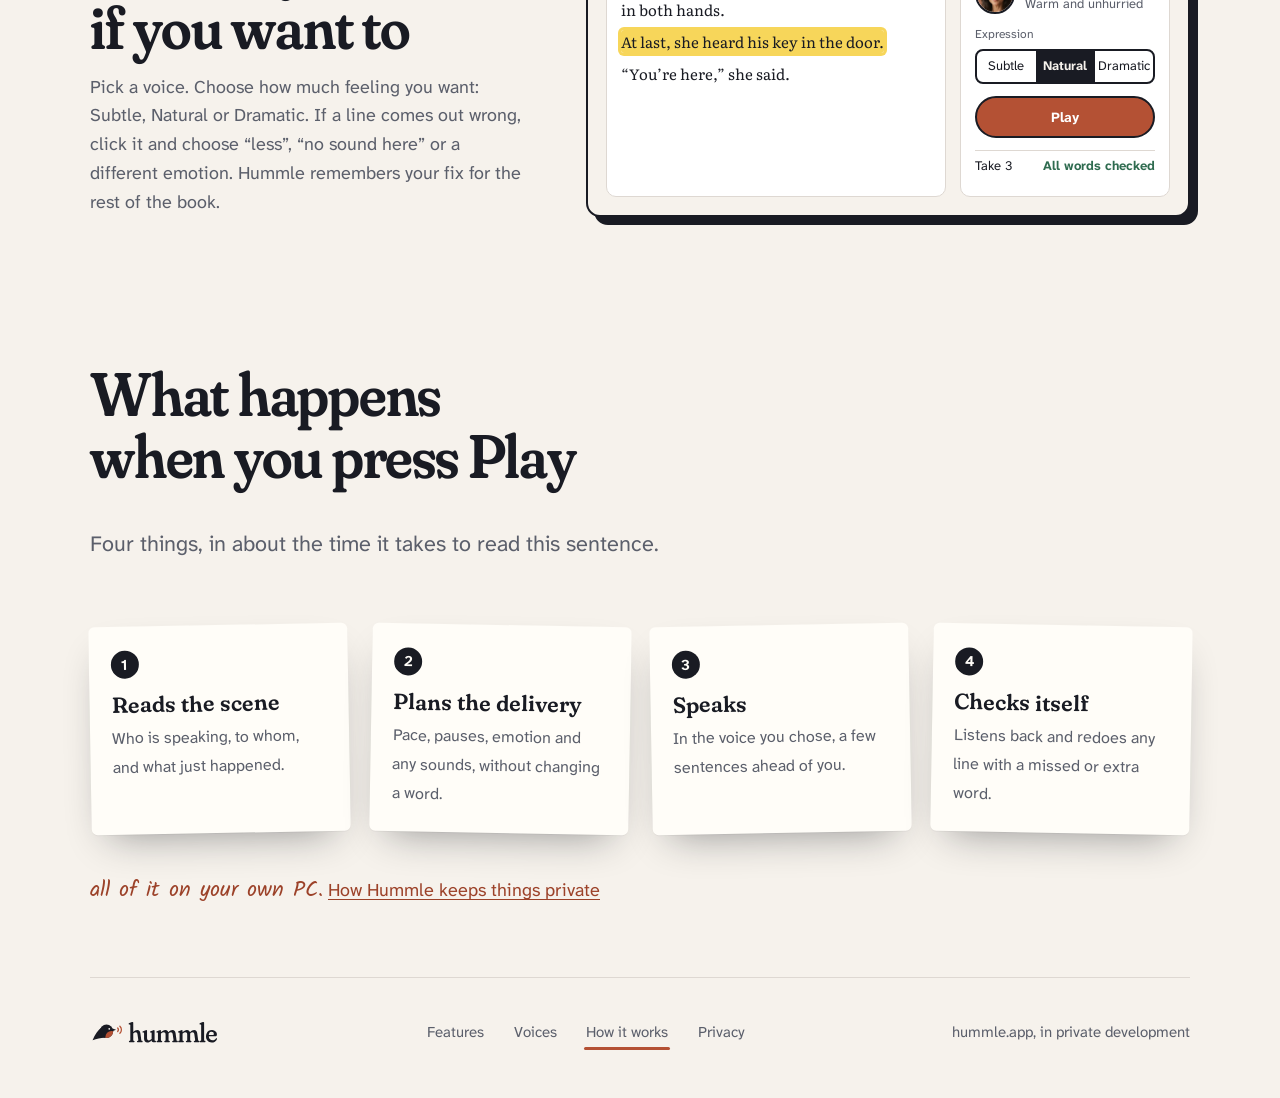
<file: how-it-works.html>
<!doctype html>
<html lang="en">
<head>
<meta charset="utf-8">
<meta name="viewport" content="width=device-width, initial-scale=1">
<title>How Hummle works</title>
<meta name="description" content="Open something to read, press Play, follow along. What Hummle does between your click and the first word, all on your own PC.">
<link rel="canonical" href="https://hummle.app/how-it-works.html">
<meta property="og:type" content="website">
<meta property="og:site_name" content="Hummle">
<meta property="og:title" content="How Hummle works">
<meta property="og:description" content="Open something to read, press Play, follow along. What Hummle does between your click and the first word, all on your own PC.">
<meta property="og:url" content="https://hummle.app/how-it-works.html">
<meta property="og:image" content="https://hummle.app/assets/og.png">
<meta property="og:image:width" content="1200">
<meta property="og:image:height" content="630">
<meta property="og:image:alt" content="Hummle: a page being read aloud, with the current word highlighted">
<meta name="twitter:card" content="summary_large_image">
<meta name="theme-color" content="#171A22">
<link rel="icon" href="brand/hummle-favicon.svg" type="image/svg+xml">
<link rel="stylesheet" href="assets/site.css">
</head>
<body>
<a class="skip" href="#main">Skip to content</a>
<div class="wrap">
  <header class="site-head">
    <a class="logo" href="index.html" aria-label="Hummle home"><img src="brand/hummle-logo.svg" alt="Hummle"></a>
    <nav class="nav" aria-label="Main">
      <a href="features.html">Features</a>
      <a href="voices.html">Voices</a>
      <a href="how-it-works.html" aria-current="page">How it works</a>
      <a href="privacy.html">Privacy</a>
    </nav>
  </header>

  <main id="main">
    <div class="page-head">
      <div>
        <h1>Open it. Press Play.</h1>
        <p class="lede">That’s the whole job. Hummle reads the page, works out how each line should sound, and starts speaking within seconds, all on your own computer.</p>
      </div>
      <div class="art"><img src="art/bird-hum.svg" alt=""><span class="note">three steps, and the third is optional</span></div>
    </div>

    <ol class="steps">
      <li class="step">
        <div class="step-text">
          <span class="num" aria-hidden="true"></span>
          <h2>Bring something to read</h2>
          <p>On a chapter, article or blog in Chrome or Edge, click Hummle. It pulls out the text and shows the first and last lines, so you can check nothing was missed. Menus, ads and comments are left behind.</p>
          <p>Writing your own? Paste it into the Studio. Only want a paragraph? Select it and choose Read selection.</p>
        </div>
        <div class="mock" role="img" aria-label="Illustration: the Hummle panel next to a chapter in the browser">
          <div class="mock-bar"><i></i><i></i><i></i><span class="mock-url">example-stories.test/the-lantern-road/chapter-12</span></div>
          <div class="m-ext">
            <div class="m-page">
              <h4>Chapter 12: The Lantern Road</h4>
              <div class="m-line" style="width:96%"></div><div class="m-line" style="width:90%"></div><div class="m-line" style="width:94%"></div><div class="m-line" style="width:58%"></div>
              <div class="m-ad">advertisement, not read</div>
              <div class="m-line" style="width:93%"></div><div class="m-line" style="width:97%"></div><div class="m-line" style="width:70%"></div>
            </div>
            <div class="m-panel">
              <img src="brand/hummle-logo.svg" alt="">
              <div><strong>Chapter 12: The Lantern Road</strong><div style="color:var(--muted);font-size:13px">38 paragraphs, about 14 minutes</div></div>
              <div class="m-prev"><small>First line</small>The road narrowed as the lanterns thinned…<small style="margin-top:6px">Last line</small>…and the last light went out.</div>
              <span class="m-btn primary">Read page aloud</span>
              <span class="m-btn">Open in Reader</span>
            </div>
          </div>
        </div>
      </li>

      <li class="step">
        <div class="step-text">
          <span class="num" aria-hidden="true"></span>
          <h2>Listen and follow along</h2>
          <p>The sentence being read lights up. Click any line to jump there, change the speed, set a sleep timer. Hummle remembers where you stopped.</p>
          <p>System messages get their own chime, effects land on the words they belong to, and author’s notes are skipped or read, as you prefer.</p>
          <span class="note">put the kettle on, it keeps going</span>
        </div>
        <div class="mock dark" role="img" aria-label="Illustration: the Hummle Reader in dark mode, highlighting the current sentence">
          <div class="mock-bar"><span style="flex:1">Chapter 12</span><span>This PC</span></div>
          <div class="m-read">
            <p style="margin:0 0 12px">The road narrowed as the lanterns thinned, until only one still burned ahead of them.</p>
            <p style="margin:0 0 12px">Theo slowed. <span class="now">“Do you hear that?” he whispered.</span></p>
            <span class="sys">♪ [ Skill acquired: Lantern Sense ]</span>
          </div>
          <div class="m-player"><span class="pp">❚❚</span><img src="voices/elias-sm.webp" alt=""><span>Elias</span><span class="bar"></span><span>1.0×</span></div>
        </div>
      </li>

      <li class="step">
        <div class="step-text">
          <span class="num" aria-hidden="true"></span>
          <h2>Make it yours, if you want to</h2>
          <p>Pick a voice. Choose how much feeling you want: Subtle, Natural or Dramatic. If a line comes out wrong, click it and choose “less”, “no sound here” or a different emotion. Hummle remembers your fix for the rest of the book.</p>
        </div>
        <div class="mock" role="img" aria-label="Illustration: the Hummle Studio with voice, expression and saved takes">
          <div class="mock-bar"><span style="flex:1">Untitled draft</span><span>Saved on this PC</span></div>
          <div class="m-studio">
            <div class="m-card">
              <div class="m-label">Your text</div>
              <p>The hallway was quiet. Mara held the letter in both hands.</p>
              <p><span class="now">At last, she heard his key in the door.</span></p>
              <p>“You’re here,” she said.</p>
            </div>
            <div class="m-card">
              <div class="m-label">Voice</div>
              <div class="m-voice"><img src="voices/mara-sm.webp" alt=""><div><strong>Mara</strong><div style="color:var(--muted);font-size:13px">Warm and unhurried</div></div></div>
              <div class="m-label">Expression</div>
              <div class="m-seg"><span>Subtle</span><span class="on">Natural</span><span>Dramatic</span></div>
              <span class="m-btn primary">Play</span>
              <div class="m-take" style="margin-top:12px"><span>Take 3</span><span class="ok">All words checked</span></div>
            </div>
          </div>
        </div>
      </li>
    </ol>

    <section class="section" style="padding-bottom:0">
      <div class="head solo">
        <h2>What happens when you press Play</h2>
        <p class="lede">Four things, in about the time it takes to read this sentence.</p>
      </div>
      <ol class="flow">
        <li class="paper"><strong>Reads the scene</strong><span>Who is speaking, to whom, and what just happened.</span></li>
        <li class="paper"><strong>Plans the delivery</strong><span>Pace, pauses, emotion and any sounds, without changing a word.</span></li>
        <li class="paper"><strong>Speaks</strong><span>In the voice you chose, a few sentences ahead of you.</span></li>
        <li class="paper"><strong>Checks itself</strong><span>Listens back and redoes any line with a missed or extra word.</span></li>
      </ol>
      <p style="margin-top:44px"><span class="note">all of it on your own PC.</span> <a href="privacy.html">How Hummle keeps things private</a></p>
    </section>
  </main>

  <footer class="site-foot" style="margin-top:72px">
    <a class="mark" href="index.html" aria-label="Hummle home"><img src="brand/hummle-logo.svg" alt="Hummle"></a>
    <nav class="nav" aria-label="Footer">
      <a href="features.html">Features</a>
      <a href="voices.html">Voices</a>
      <a href="how-it-works.html" aria-current="page">How it works</a>
      <a href="privacy.html">Privacy</a>
    </nav>
    <span>hummle.app, in private development</span>
  </footer>
</div>
<script src="assets/site.js"></script>
</body>
</html>
</file>
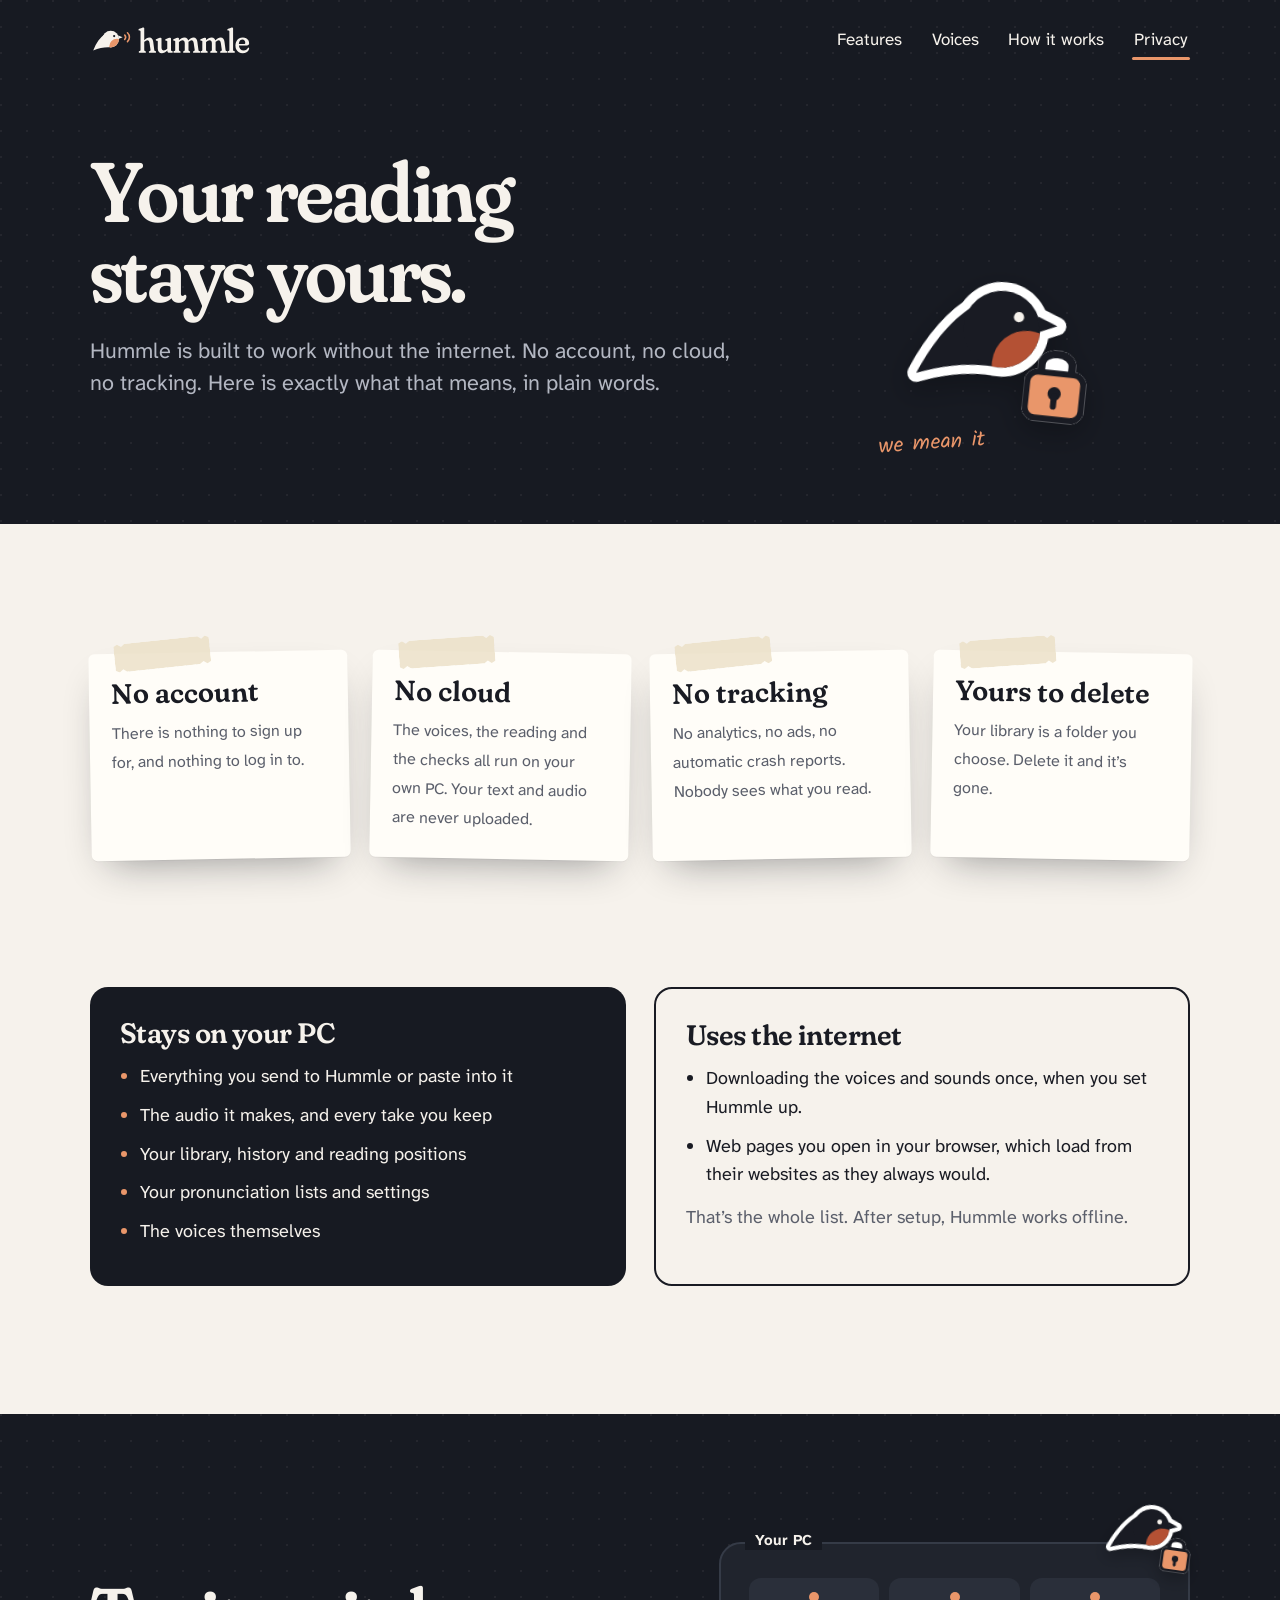
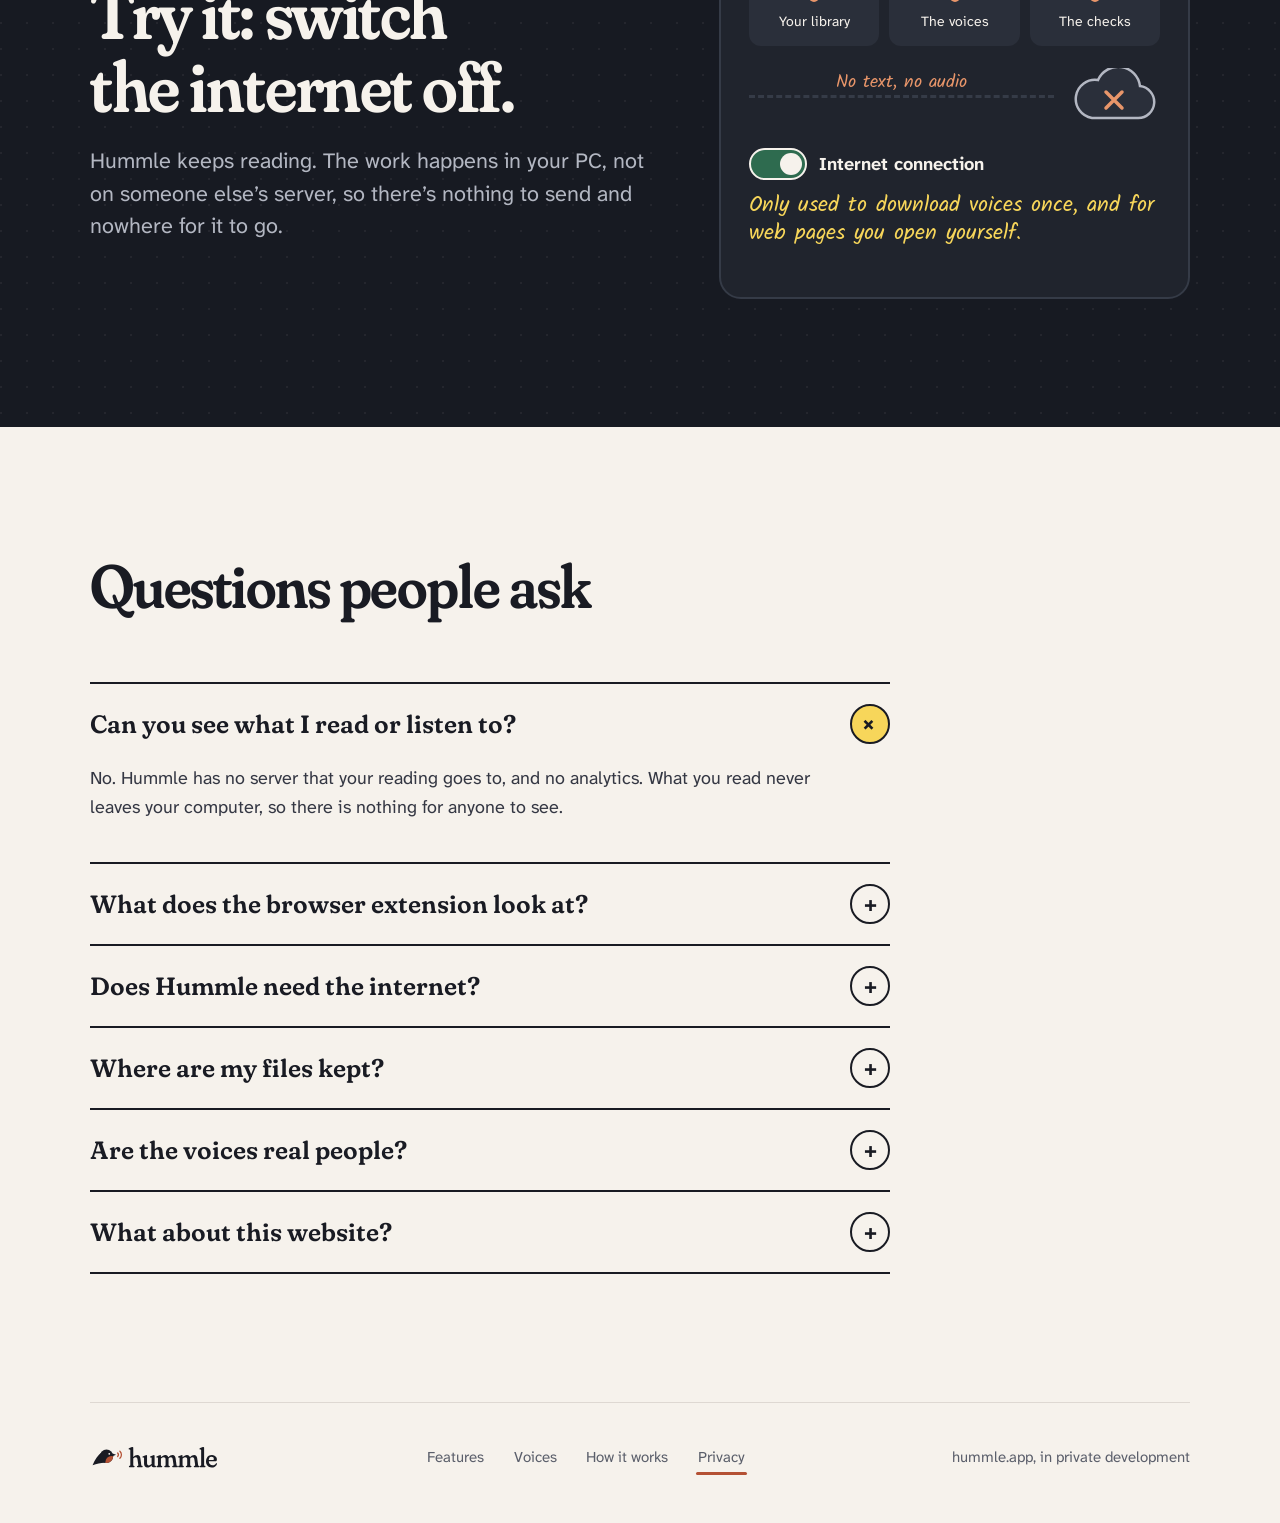
<file: privacy.html>
<!doctype html>
<html lang="en">
<head>
<meta charset="utf-8">
<meta name="viewport" content="width=device-width, initial-scale=1">
<title>Hummle and your privacy</title>
<meta name="description" content="Hummle runs on your own computer. No account, no cloud processing, no tracking. Here is exactly what that means.">
<link rel="canonical" href="https://hummle.app/privacy.html">
<meta property="og:type" content="website">
<meta property="og:site_name" content="Hummle">
<meta property="og:title" content="Hummle and your privacy">
<meta property="og:description" content="Hummle runs on your own computer. No account, no cloud processing, no tracking. Here is exactly what that means.">
<meta property="og:url" content="https://hummle.app/privacy.html">
<meta property="og:image" content="https://hummle.app/assets/og.png">
<meta property="og:image:width" content="1200">
<meta property="og:image:height" content="630">
<meta property="og:image:alt" content="Hummle: a page being read aloud, with the current word highlighted">
<meta name="twitter:card" content="summary_large_image">
<meta name="theme-color" content="#171A22">
<link rel="icon" href="brand/hummle-favicon.svg" type="image/svg+xml">
<link rel="stylesheet" href="assets/site.css">
</head>
<body>
<a class="skip" href="#main">Skip to content</a>
<div class="privacy dark">
  <div class="wrap">
    <header class="site-head">
      <a class="logo" href="index.html" aria-label="Hummle home"><img src="brand/hummle-logo-dark.svg" alt="Hummle"></a>
      <nav class="nav" aria-label="Main">
        <a href="features.html">Features</a>
        <a href="voices.html">Voices</a>
        <a href="how-it-works.html">How it works</a>
        <a href="privacy.html" aria-current="page">Privacy</a>
      </nav>
    </header>
    <div class="page-head" style="padding-bottom:clamp(64px,8vw,104px)">
      <div>
        <h1>Your reading stays yours.</h1>
        <p class="lede">Hummle is built to work without the internet. No account, no cloud, no tracking. Here is exactly what that means, in plain words.</p>
      </div>
      <div class="art"><img src="art/bird-lock.svg" alt=""><span class="note">we mean it</span></div>
    </div>
  </div>
</div>

<main id="main">
  <section class="section">
    <div class="wrap">
      <ul class="big-promises">
        <li class="paper tape tape-one"><b>No account</b><span>There is nothing to sign up for, and nothing to log in to.</span></li>
        <li class="paper tape tape-one"><b>No cloud</b><span>The voices, the reading and the checks all run on your own PC. Your text and audio are never uploaded.</span></li>
        <li class="paper tape tape-one"><b>No tracking</b><span>No analytics, no ads, no automatic crash reports. Nobody sees what you read.</span></li>
        <li class="paper tape tape-one"><b>Yours to delete</b><span>Your library is a folder you choose. Delete it and it’s gone.</span></li>
      </ul>
    </div>
  </section>

  <section class="section" style="padding-top:0">
    <div class="wrap">
      <div class="two-cols">
        <div class="stays">
          <h3>Stays on your PC</h3>
          <ul>
            <li>Everything you send to Hummle or paste into it</li>
            <li>The audio it makes, and every take you keep</li>
            <li>Your library, history and reading positions</li>
            <li>Your pronunciation lists and settings</li>
            <li>The voices themselves</li>
          </ul>
        </div>
        <div class="uses">
          <h3>Uses the internet</h3>
          <ul>
            <li>Downloading the voices and sounds once, when you set Hummle up.</li>
            <li>Web pages you open in your browser, which load from their websites as they always would.</li>
          </ul>
          <p style="margin:14px 0 0;color:var(--muted)">That’s the whole list. After setup, Hummle works offline.</p>
        </div>
      </div>
    </div>
  </section>

  <section class="section privacy dark">
    <div class="wrap priv">
      <div>
        <h2>Try it: switch the internet off.</h2>
        <p class="lede" style="margin-top:22px">Hummle keeps reading. The work happens in your PC, not on someone else’s server, so there’s nothing to send and nowhere for it to go.</p>
      </div>
      <div class="house" data-house>
        <span class="lbl">Your PC</span>
        <img class="sticker bird" src="art/bird-lock.svg" alt="">
        <div class="room"><div>Your library</div><div>The voices</div><div>The checks</div></div>
        <div class="wall">
          <span class="sr">Nothing travels from your PC to the internet:</span>
          <div class="line" aria-hidden="true"></div>
          <svg class="cloud" viewBox="0 0 92 56" role="img" aria-label="The internet"><path d="M24 50 H70 a16 16 0 0 0 2-31.9 A22 22 0 0 0 30 12 a18 18 0 0 0-6 38z" fill="#2A2F3A" stroke="#B3B7C2" stroke-width="2.5"/><path d="M38 24 L54 40 M54 24 L38 40" stroke="#E9966A" stroke-width="3.5" stroke-linecap="round"/></svg>
        </div>
        <label class="switch"><input type="checkbox" checked data-net> Internet connection</label>
        <p class="offline-msg" aria-live="polite" data-net-msg>Only used to download voices once, and for web pages you open yourself.</p>
      </div>
    </div>
  </section>

  <section class="section">
    <div class="wrap">
      <div class="head solo"><h2>Questions people ask</h2></div>
      <div class="faq">
        <details open>
          <summary>Can you see what I read or listen to?</summary>
          <div><p>No. Hummle has no server that your reading goes to, and no analytics. What you read never leaves your computer, so there is nothing for anyone to see.</p></div>
        </details>
        <details>
          <summary>What does the browser extension look at?</summary>
          <div><p>Only the page you’re on, and only when you click Hummle. It copies the story or article text into your library on your PC. It never reads form fields or passwords, and it doesn’t watch your browsing.</p></div>
        </details>
        <details>
          <summary>Does Hummle need the internet?</summary>
          <div><p>Only once, to download the voices and sounds when you set it up. After that you can listen offline. Web pages still need the internet to load in your browser, as they always do.</p></div>
        </details>
        <details>
          <summary>Where are my files kept?</summary>
          <div><p>In a library folder you choose. Drafts, chapters, audio and settings are ordinary files on your own drive, so you can back them up, move them or delete them.</p></div>
        </details>
        <details>
          <summary>Are the voices real people?</summary>
          <div><p>No. Every voice is original and none copies a real person. The portraits on this site are AI-generated to show each voice’s character.</p></div>
        </details>
        <details>
          <summary>What about this website?</summary>
          <div><p>No cookies, no analytics and no third-party scripts. The fonts are served from this site, so your visit isn’t shared with anyone else. Like every website, the server that hosts these pages keeps basic access logs (such as IP addresses) for security; Hummle doesn’t use them to track you.</p></div>
        </details>
      </div>
    </div>
  </section>
</main>

<div class="wrap">
  <footer class="site-foot">
    <a class="mark" href="index.html" aria-label="Hummle home"><img src="brand/hummle-logo.svg" alt="Hummle"></a>
    <nav class="nav" aria-label="Footer">
      <a href="features.html">Features</a>
      <a href="voices.html">Voices</a>
      <a href="how-it-works.html">How it works</a>
      <a href="privacy.html" aria-current="page">Privacy</a>
    </nav>
    <span>hummle.app, in private development</span>
  </footer>
</div>
<script src="assets/site.js"></script>
</body>
</html>
</file>
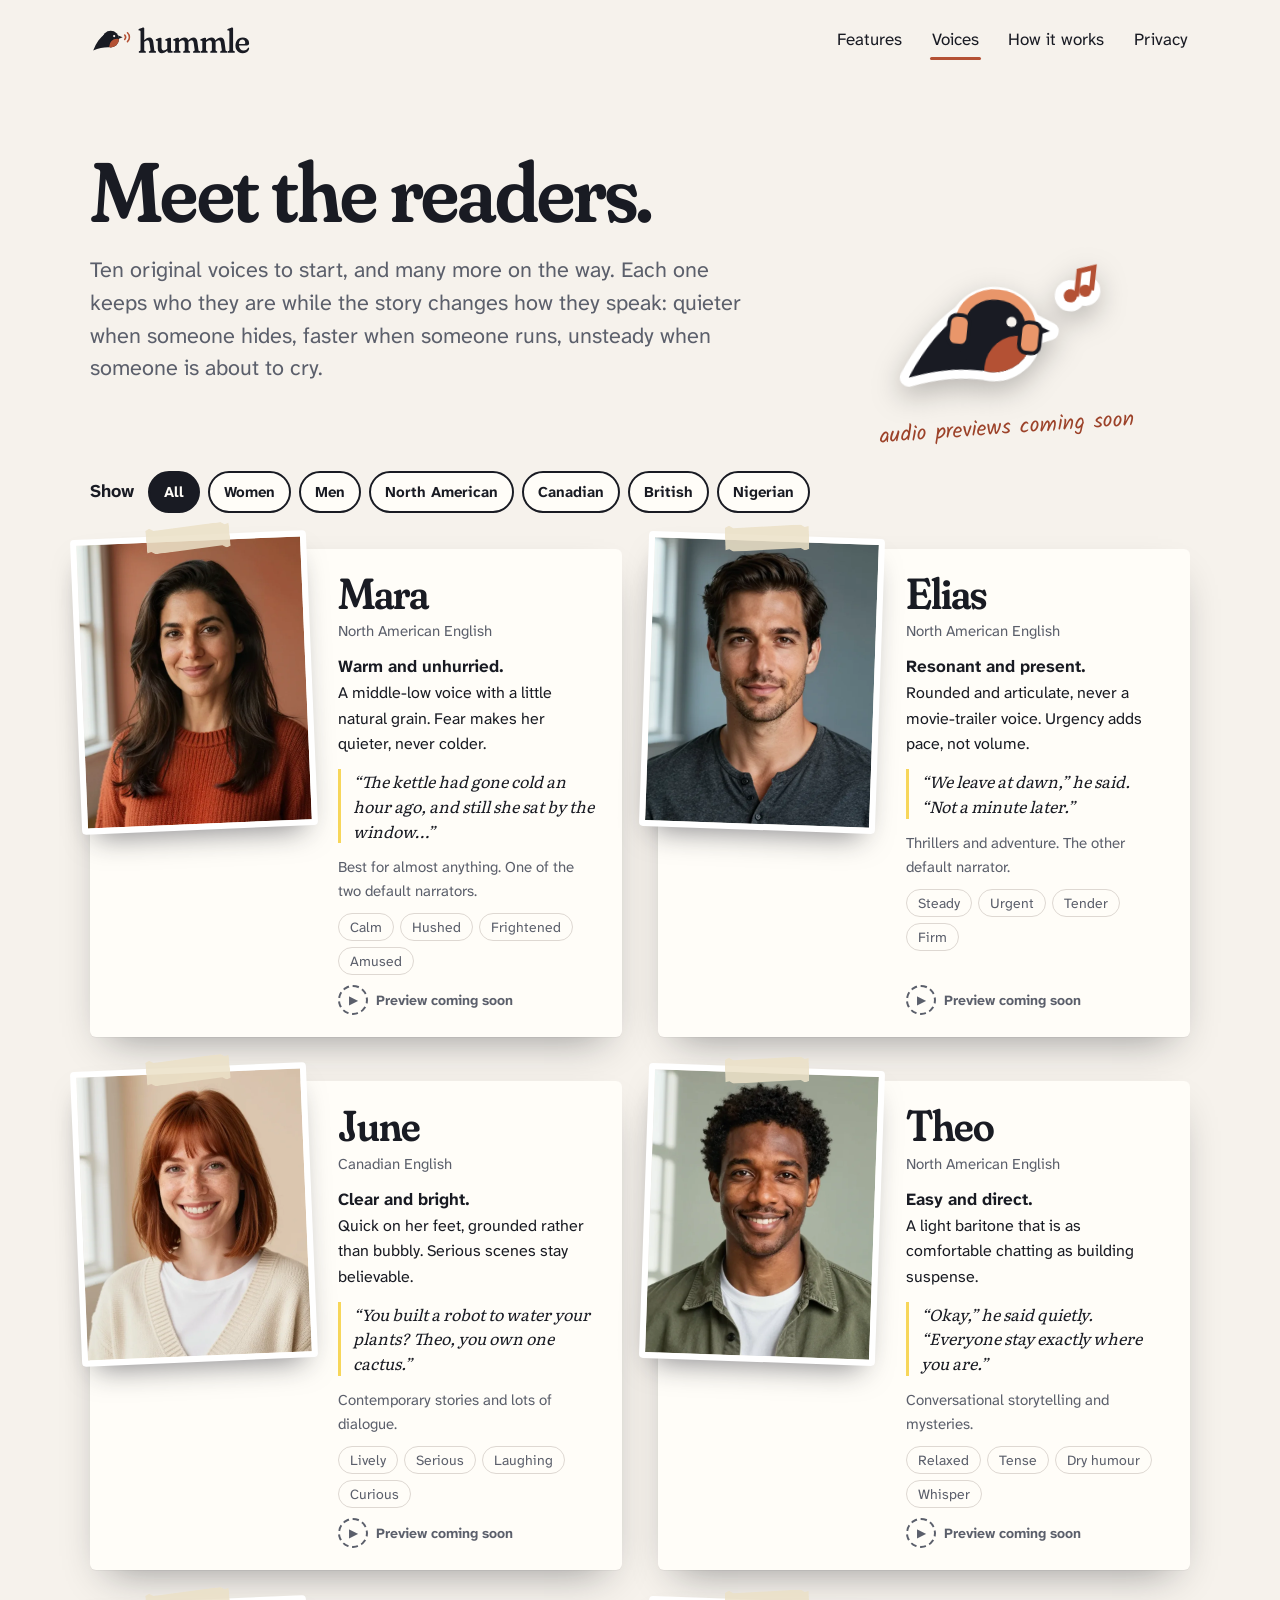
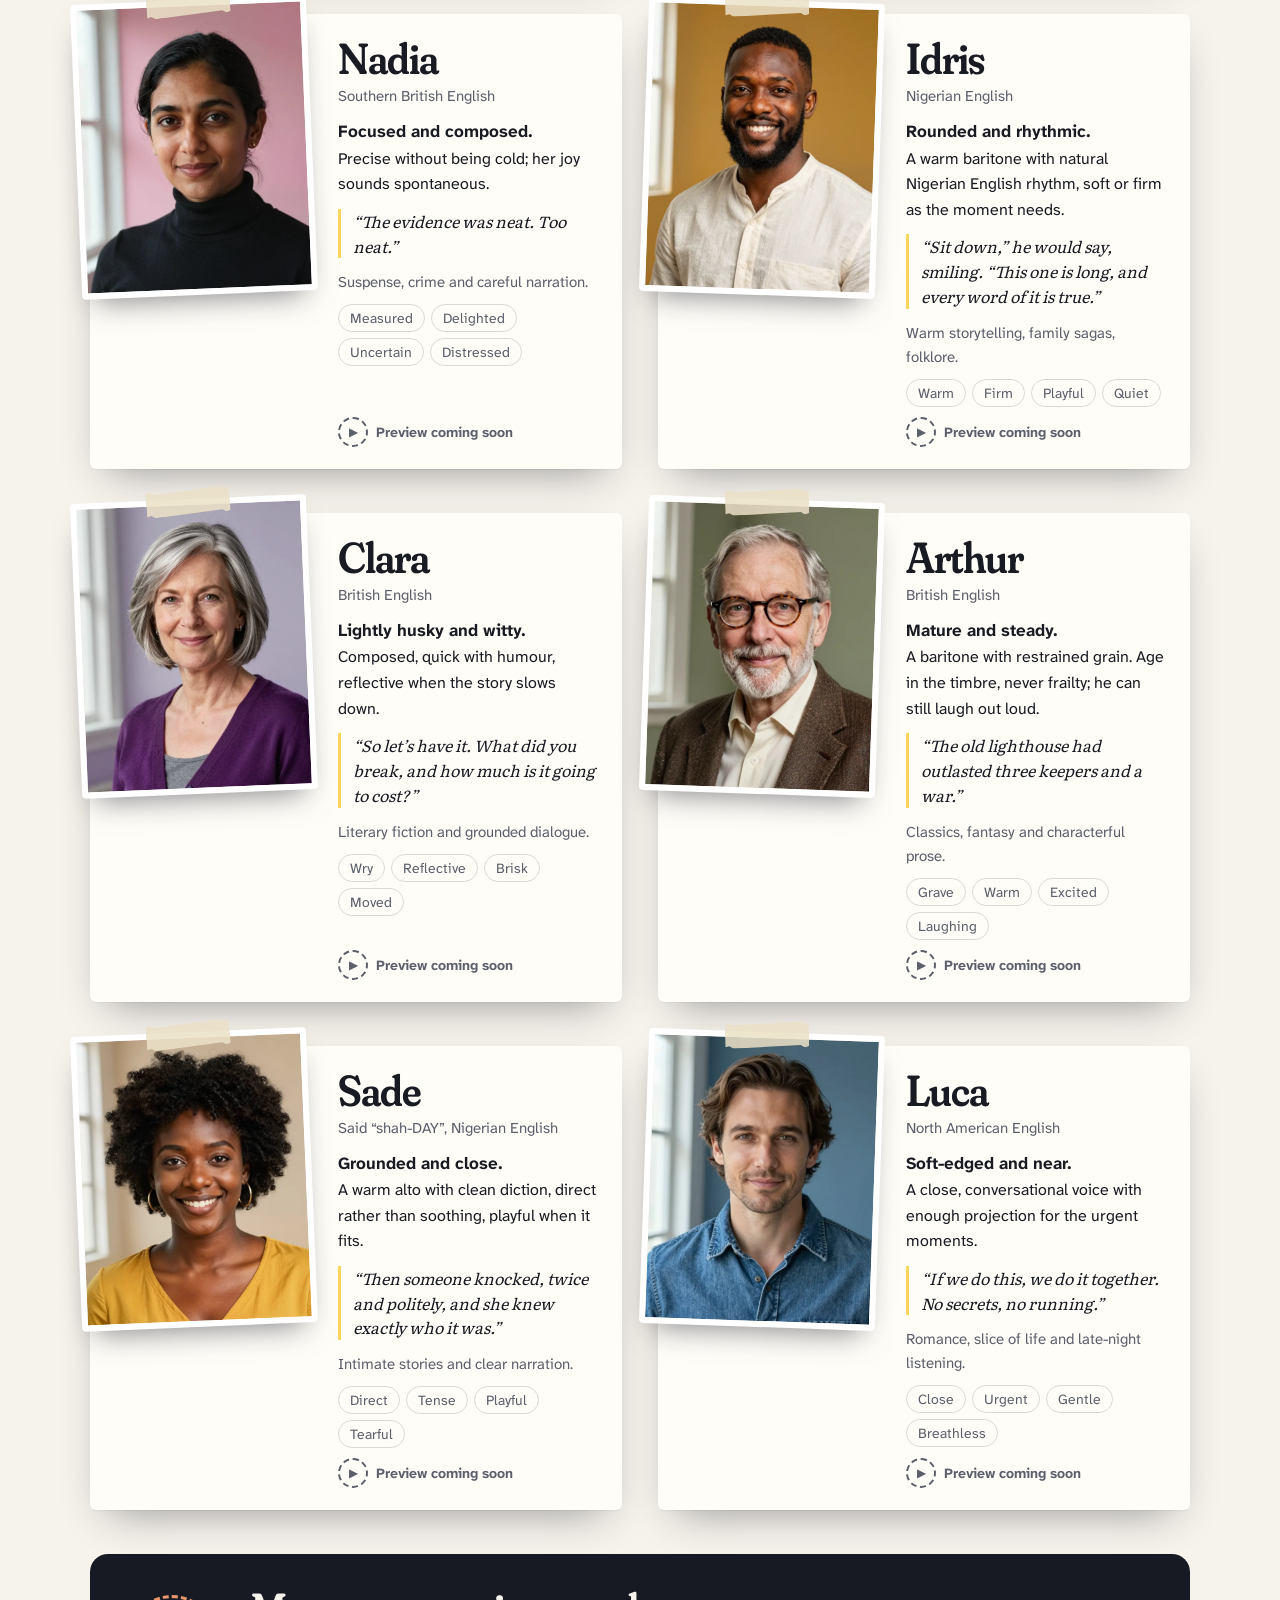
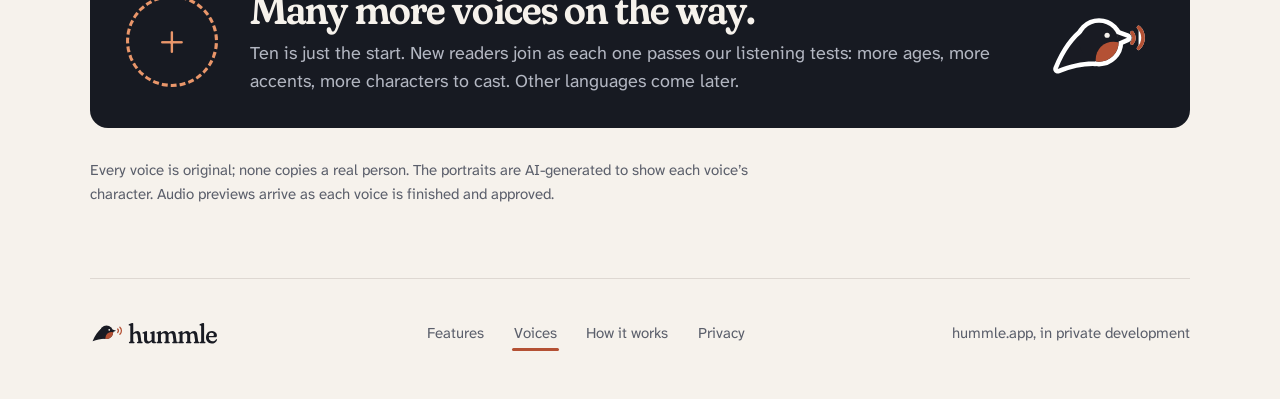
<file: voices.html>
<!doctype html>
<html lang="en">
<head>
<meta charset="utf-8">
<meta name="viewport" content="width=device-width, initial-scale=1">
<title>The voices of Hummle</title>
<meta name="description" content="Ten original readers to start, with many more on the way. Each keeps who they are while the story changes how they speak.">
<link rel="canonical" href="https://hummle.app/voices.html">
<meta property="og:type" content="website">
<meta property="og:site_name" content="Hummle">
<meta property="og:title" content="The voices of Hummle">
<meta property="og:description" content="Ten original readers to start, with many more on the way. Each keeps who they are while the story changes how they speak.">
<meta property="og:url" content="https://hummle.app/voices.html">
<meta property="og:image" content="https://hummle.app/assets/og.png">
<meta property="og:image:width" content="1200">
<meta property="og:image:height" content="630">
<meta property="og:image:alt" content="Hummle: a page being read aloud, with the current word highlighted">
<meta name="twitter:card" content="summary_large_image">
<meta name="theme-color" content="#171A22">
<link rel="icon" href="brand/hummle-favicon.svg" type="image/svg+xml">
<link rel="stylesheet" href="assets/site.css">
</head>
<body>
<a class="skip" href="#main">Skip to content</a>
<div class="wrap">
  <header class="site-head">
    <a class="logo" href="index.html" aria-label="Hummle home"><img src="brand/hummle-logo.svg" alt="Hummle"></a>
    <nav class="nav" aria-label="Main">
      <a href="features.html">Features</a>
      <a href="voices.html" aria-current="page">Voices</a>
      <a href="how-it-works.html">How it works</a>
      <a href="privacy.html">Privacy</a>
    </nav>
  </header>

  <main id="main">
    <div class="page-head">
      <div>
        <h1>Meet the readers.</h1>
        <p class="lede">Ten original voices to start, and many more on the way. Each one keeps who they are while the story changes how they speak: quieter when someone hides, faster when someone runs, unsteady when someone is about to cry.</p>
      </div>
      <div class="art"><img src="art/bird-headphones.svg" alt=""><span class="note">audio previews coming soon</span></div>
    </div>

    <div class="filters" role="group" aria-label="Show voices" data-filters>
      <span>Show</span>
      <button type="button" data-f="all" aria-pressed="true">All</button>
      <button type="button" data-f="woman" aria-pressed="false">Women</button>
      <button type="button" data-f="man" aria-pressed="false">Men</button>
      <button type="button" data-f="na" aria-pressed="false">North American</button>
      <button type="button" data-f="ca" aria-pressed="false">Canadian</button>
      <button type="button" data-f="uk" aria-pressed="false">British</button>
      <button type="button" data-f="ng" aria-pressed="false">Nigerian</button>
      <span class="sr" aria-live="polite" data-count></span>
    </div>

    <ul class="vgrid">
      <li class="vcard paper" id="mara" data-tags="woman na">
        <div class="photo"><img src="voices/mara.webp" alt="Portrait of Mara, a woman in her late thirties with long dark wavy hair" width="640" height="800" loading="lazy"></div>
        <div class="body">
          <h2>Mara</h2><p class="accent">North American English</p>
          <p class="who"><strong>Warm and unhurried.</strong> A middle-low voice with a little natural grain. Fear makes her quieter, never colder.</p>
          <p class="line">“The kettle had gone cold an hour ago, and still she sat by the window…”</p>
          <p class="use">Best for almost anything. One of the two default narrators.</p>
          <div class="range"><span class="chip">Calm</span><span class="chip">Hushed</span><span class="chip">Frightened</span><span class="chip">Amused</span></div>
          <span class="soon"><i aria-hidden="true">▶</i>Preview coming soon</span>
        </div>
      </li>
      <li class="vcard paper" id="elias" data-tags="man na">
        <div class="photo"><img src="voices/elias.webp" alt="Portrait of Elias, a man in his early forties with short dark hair and light stubble" width="640" height="800" loading="lazy"></div>
        <div class="body">
          <h2>Elias</h2><p class="accent">North American English</p>
          <p class="who"><strong>Resonant and present.</strong> Rounded and articulate, never a movie-trailer voice. Urgency adds pace, not volume.</p>
          <p class="line">“We leave at dawn,” he said. “Not a minute later.”</p>
          <p class="use">Thrillers and adventure. The other default narrator.</p>
          <div class="range"><span class="chip">Steady</span><span class="chip">Urgent</span><span class="chip">Tender</span><span class="chip">Firm</span></div>
          <span class="soon"><i aria-hidden="true">▶</i>Preview coming soon</span>
        </div>
      </li>
      <li class="vcard paper" id="june" data-tags="woman ca">
        <div class="photo"><img src="voices/june.webp" alt="Portrait of June, a woman around thirty with an auburn bob and freckles" width="640" height="800" loading="lazy"></div>
        <div class="body">
          <h2>June</h2><p class="accent">Canadian English</p>
          <p class="who"><strong>Clear and bright.</strong> Quick on her feet, grounded rather than bubbly. Serious scenes stay believable.</p>
          <p class="line">“You built a robot to water your plants? Theo, you own one cactus.”</p>
          <p class="use">Contemporary stories and lots of dialogue.</p>
          <div class="range"><span class="chip">Lively</span><span class="chip">Serious</span><span class="chip">Laughing</span><span class="chip">Curious</span></div>
          <span class="soon"><i aria-hidden="true">▶</i>Preview coming soon</span>
        </div>
      </li>
      <li class="vcard paper" id="theo" data-tags="man na">
        <div class="photo"><img src="voices/theo.webp" alt="Portrait of Theo, a man around thirty with short curly black hair" width="640" height="800" loading="lazy"></div>
        <div class="body">
          <h2>Theo</h2><p class="accent">North American English</p>
          <p class="who"><strong>Easy and direct.</strong> A light baritone that is as comfortable chatting as building suspense.</p>
          <p class="line">“Okay,” he said quietly. “Everyone stay exactly where you are.”</p>
          <p class="use">Conversational storytelling and mysteries.</p>
          <div class="range"><span class="chip">Relaxed</span><span class="chip">Tense</span><span class="chip">Dry humour</span><span class="chip">Whisper</span></div>
          <span class="soon"><i aria-hidden="true">▶</i>Preview coming soon</span>
        </div>
      </li>
      <li class="vcard paper" id="nadia" data-tags="woman uk">
        <div class="photo"><img src="voices/nadia.webp" alt="Portrait of Nadia, a woman around forty with black hair pulled back" width="640" height="800" loading="lazy"></div>
        <div class="body">
          <h2>Nadia</h2><p class="accent">Southern British English</p>
          <p class="who"><strong>Focused and composed.</strong> Precise without being cold; her joy sounds spontaneous.</p>
          <p class="line">“The evidence was neat. Too neat.”</p>
          <p class="use">Suspense, crime and careful narration.</p>
          <div class="range"><span class="chip">Measured</span><span class="chip">Delighted</span><span class="chip">Uncertain</span><span class="chip">Distressed</span></div>
          <span class="soon"><i aria-hidden="true">▶</i>Preview coming soon</span>
        </div>
      </li>
      <li class="vcard paper" id="idris" data-tags="man ng">
        <div class="photo"><img src="voices/idris.webp" alt="Portrait of Idris, a man in his early forties with a neat full beard" width="640" height="800" loading="lazy"></div>
        <div class="body">
          <h2>Idris</h2><p class="accent">Nigerian English</p>
          <p class="who"><strong>Rounded and rhythmic.</strong> A warm baritone with natural Nigerian English rhythm, soft or firm as the moment needs.</p>
          <p class="line">“Sit down,” he would say, smiling. “This one is long, and every word of it is true.”</p>
          <p class="use">Warm storytelling, family sagas, folklore.</p>
          <div class="range"><span class="chip">Warm</span><span class="chip">Firm</span><span class="chip">Playful</span><span class="chip">Quiet</span></div>
          <span class="soon"><i aria-hidden="true">▶</i>Preview coming soon</span>
        </div>
      </li>
      <li class="vcard paper" id="clara" data-tags="woman uk">
        <div class="photo"><img src="voices/clara.webp" alt="Portrait of Clara, a woman in her early fifties with a silver bob" width="640" height="800" loading="lazy"></div>
        <div class="body">
          <h2>Clara</h2><p class="accent">British English</p>
          <p class="who"><strong>Lightly husky and witty.</strong> Composed, quick with humour, reflective when the story slows down.</p>
          <p class="line">“So let’s have it. What did you break, and how much is it going to cost?”</p>
          <p class="use">Literary fiction and grounded dialogue.</p>
          <div class="range"><span class="chip">Wry</span><span class="chip">Reflective</span><span class="chip">Brisk</span><span class="chip">Moved</span></div>
          <span class="soon"><i aria-hidden="true">▶</i>Preview coming soon</span>
        </div>
      </li>
      <li class="vcard paper" id="arthur" data-tags="man uk">
        <div class="photo"><img src="voices/arthur.webp" alt="Portrait of Arthur, a man in his early sixties with round glasses and a short grey beard" width="640" height="800" loading="lazy"></div>
        <div class="body">
          <h2>Arthur</h2><p class="accent">British English</p>
          <p class="who"><strong>Mature and steady.</strong> A baritone with restrained grain. Age in the timbre, never frailty; he can still laugh out loud.</p>
          <p class="line">“The old lighthouse had outlasted three keepers and a war.”</p>
          <p class="use">Classics, fantasy and characterful prose.</p>
          <div class="range"><span class="chip">Grave</span><span class="chip">Warm</span><span class="chip">Excited</span><span class="chip">Laughing</span></div>
          <span class="soon"><i aria-hidden="true">▶</i>Preview coming soon</span>
        </div>
      </li>
      <li class="vcard paper" id="sade" data-tags="woman ng">
        <div class="photo"><img src="voices/sade.webp" alt="Portrait of Sade, a woman in her late thirties with natural hair and gold earrings" width="640" height="800" loading="lazy"></div>
        <div class="body">
          <h2>Sade</h2><p class="accent">Said “shah-DAY”, Nigerian English</p>
          <p class="who"><strong>Grounded and close.</strong> A warm alto with clean diction, direct rather than soothing, playful when it fits.</p>
          <p class="line">“Then someone knocked, twice and politely, and she knew exactly who it was.”</p>
          <p class="use">Intimate stories and clear narration.</p>
          <div class="range"><span class="chip">Direct</span><span class="chip">Tense</span><span class="chip">Playful</span><span class="chip">Tearful</span></div>
          <span class="soon"><i aria-hidden="true">▶</i>Preview coming soon</span>
        </div>
      </li>
      <li class="vcard paper" id="luca" data-tags="man na">
        <div class="photo"><img src="voices/luca.webp" alt="Portrait of Luca, a man in his late thirties with wavy brown hair" width="640" height="800" loading="lazy"></div>
        <div class="body">
          <h2>Luca</h2><p class="accent">North American English</p>
          <p class="who"><strong>Soft-edged and near.</strong> A close, conversational voice with enough projection for the urgent moments.</p>
          <p class="line">“If we do this, we do it together. No secrets, no running.”</p>
          <p class="use">Romance, slice of life and late-night listening.</p>
          <div class="range"><span class="chip">Close</span><span class="chip">Urgent</span><span class="chip">Gentle</span><span class="chip">Breathless</span></div>
          <span class="soon"><i aria-hidden="true">▶</i>Preview coming soon</span>
        </div>
      </li>
      <li class="vmore" id="more">
        <div class="q" aria-hidden="true">+</div>
        <div>
          <h2>Many more voices on the way.</h2>
          <p>Ten is just the start. New readers join as each one passes our listening tests: more ages, more accents, more characters to cast. Other languages come later.</p>
        </div>
        <img src="art/bird-hum.svg" alt="">
      </li>
    </ul>
    <p class="fine">Every voice is original; none copies a real person. The portraits are AI-generated to show each voice’s character. Audio previews arrive as each voice is finished and approved.</p>
  </main>

  <footer class="site-foot" style="margin-top:72px">
    <a class="mark" href="index.html" aria-label="Hummle home"><img src="brand/hummle-logo.svg" alt="Hummle"></a>
    <nav class="nav" aria-label="Footer">
      <a href="features.html">Features</a>
      <a href="voices.html" aria-current="page">Voices</a>
      <a href="how-it-works.html">How it works</a>
      <a href="privacy.html">Privacy</a>
    </nav>
    <span>hummle.app, in private development</span>
  </footer>
</div>
<script src="assets/site.js"></script>
</body>
</html>
</file>
<file: assets/site.css>
@import url('../fonts/fonts.css');

/* Hummle website, v3.
   Idea: a reading desk. Real-feeling paper pages sit on a dark listening room, held with tape,
   marked with a highlighter and scribbled with margin notes. The bird is the mascot.
   Brand colours (ink, ivory, copper) plus one new tool: the marker yellow used for the read-along highlight. */
:root {
  --night: #171A22; --night-2: #20242D; --night-3: #2A2F3A; --ink: #191B23;
  --ivory: #F6F2EC; --paper: #FFFDF8; --paper-edge: #E9E2D6;
  --copper: #B45134; --copper-text: #9C4229; --soft: #E9966A; --marker: #F7D65A;
  --muted: #5B5F6B; --rule: #DED8D2; --unread: #6F6A60;
  --night-muted: #B3B7C2; --night-rule: #353B47; --ok: #2E6B4F;
  --serif: 'Fraunces', Georgia, serif; --read: 'Literata', Georgia, serif;
  --sans: 'Atkinson Hyperlegible Next', 'Segoe UI', sans-serif; --hand: 'Kalam', 'Segoe Print', cursive;
  --wrap: 1180px; --gutter: clamp(18px, 4vw, 40px);
  --lift: 0 1px 0 rgba(0,0,0,.04), 0 18px 40px -18px rgba(23,26,34,.45);
  --lift-dark: 0 2px 0 rgba(0,0,0,.25), 0 30px 60px -20px rgba(0,0,0,.7);
}
* { box-sizing: border-box; }
html { -webkit-text-size-adjust: 100%; scroll-behavior: smooth; }
body { margin: 0; background: var(--ivory); color: var(--ink); font: 18px/1.6 var(--sans); overflow-x: hidden; }
img, svg { display: block; max-width: 100%; }
a { color: var(--copper-text); text-underline-offset: 3px; }
a:hover { text-decoration-thickness: 2px; }
button { font: inherit; color: inherit; }
:focus-visible { outline: 3px solid var(--copper); outline-offset: 3px; border-radius: 6px; }
.dark :focus-visible { outline-color: var(--marker); }
.wrap { max-width: var(--wrap); margin: 0 auto; padding-inline: var(--gutter); }
.skip { position: absolute; left: -999px; top: 8px; background: var(--ink); color: var(--ivory); padding: 8px 12px; border-radius: 6px; z-index: 20; }
.skip:focus { left: 8px; }
.sr { position: absolute; width: 1px; height: 1px; overflow: hidden; clip: rect(0 0 0 0); white-space: nowrap; }

/* ---------- Type ---------- */
h1, h2, h3 { font-family: var(--serif); font-variation-settings: 'opsz' 144, 'SOFT' 100; font-weight: 600; letter-spacing: -0.02em; margin: 0; text-wrap: balance; }
h1 { font-size: clamp(50px, 7vw, 100px); line-height: .95; }
h2 { font-size: clamp(36px, 4.8vw, 62px); line-height: 1.02; }
h3 { font-size: clamp(24px, 2.2vw, 30px); line-height: 1.12; font-variation-settings: 'opsz' 48, 'SOFT' 100; }
p { margin: 0 0 1em; }
.lede { font-size: clamp(19px, 1.7vw, 23px); line-height: 1.5; color: var(--muted); max-width: 34em; text-wrap: pretty; }
.dark { background: var(--night); color: var(--ivory); }
.dark .lede { color: var(--night-muted); }
.dark a { color: var(--soft); }

/* Handwritten margin notes */
.note { font: 400 clamp(19px, 1.7vw, 23px)/1.2 var(--hand); color: var(--copper-text); display: inline-flex; gap: 6px; align-items: flex-start; }
.dark .note { color: var(--soft); }
.note svg { flex: none; width: 54px; height: 40px; }
.note svg path { fill: none; stroke: currentColor; stroke-width: 2.2; stroke-linecap: round; stroke-linejoin: round; }

/* ---------- Header ---------- */
.site-head { display: flex; align-items: center; justify-content: space-between; gap: 16px 28px; padding-block: 20px; flex-wrap: wrap; }
.site-head .logo img { height: 40px; width: auto; }
.nav { display: flex; gap: 4px clamp(10px, 2vw, 26px); flex-wrap: wrap; align-items: center; }
.nav a { color: inherit; text-decoration: none; font-size: 17px; padding: 6px 2px; position: relative; }
.nav a::after { content: ''; position: absolute; left: 0; right: 0; bottom: 0; height: 3px; border-radius: 3px; background: currentColor; transform: scaleX(0); transform-origin: left; transition: transform .2s ease; }
.nav a:hover::after, .nav a[aria-current="page"]::after { transform: scaleX(1); }
.nav a[aria-current="page"]::after { background: var(--copper); }
.dark .nav a[aria-current="page"]::after { background: var(--soft); }

/* ---------- Buttons: chunky, they press down ---------- */
.btn { display: inline-flex; align-items: center; gap: 10px; font: 700 17px/1 var(--sans); padding: 15px 24px; border-radius: 999px; text-decoration: none; border: 2px solid var(--ink); background: var(--paper); color: var(--ink); box-shadow: 4px 4px 0 var(--ink); transition: transform .12s ease, box-shadow .12s ease; white-space: nowrap; cursor: pointer; }
.btn:hover { transform: translate(-2px, -2px); box-shadow: 6px 6px 0 var(--ink); }
.btn:active { transform: translate(3px, 3px); box-shadow: 1px 1px 0 var(--ink); }
.btn-primary { background: var(--copper); color: #fff; }
.dark .btn { border-color: var(--ink); }
.dark .btn-primary { background: var(--soft); color: var(--ink); box-shadow: 4px 4px 0 var(--copper); }
.dark .btn-primary:hover { box-shadow: 6px 6px 0 var(--copper); }
.dark .btn-primary:active { box-shadow: 1px 1px 0 var(--copper); }
.dark .btn-ghost { background: transparent; color: var(--ivory); border-color: var(--ivory); box-shadow: 4px 4px 0 var(--night-rule); }
.dark .btn-ghost:hover { box-shadow: 6px 6px 0 var(--night-rule); }
.actions { display: flex; gap: 16px; flex-wrap: wrap; }

/* Pills and chips */
.pill { display: inline-flex; align-items: center; gap: 8px; font: 700 14px/1 var(--sans); padding: 8px 12px; border-radius: 999px; background: var(--night-2); color: var(--night-muted); border: 1px solid var(--night-rule); }
.pill .blip { width: 8px; height: 8px; border-radius: 50%; background: var(--marker); box-shadow: 0 0 0 4px rgba(247, 214, 90, .18); }
.chip { display: inline-block; font-size: 14px; line-height: 1; border: 1.5px solid var(--rule); border-radius: 999px; padding: 6px 11px; color: var(--muted); background: var(--paper); }

/* ---------- Paper, tape, stickers ---------- */
.paper { background: var(--paper); color: var(--ink); border-radius: 6px; box-shadow: var(--lift); position: relative; }
.dark .paper { box-shadow: var(--lift-dark); }
.tape::before, .tape::after { content: ''; position: absolute; width: 96px; height: 28px; top: -13px; background: rgba(236, 225, 199, .82); box-shadow: 0 1px 2px rgba(0,0,0,.12);
  clip-path: polygon(0 8%, 4% 0, 8% 10%, 12% 0, 88% 0, 92% 10%, 96% 0, 100% 8%, 100% 92%, 96% 100%, 92% 90%, 88% 100%, 12% 100%, 8% 90%, 4% 100%, 0 92%); z-index: 2; }
.tape::before { left: 26px; transform: rotate(-5deg); }
.tape::after { right: 26px; transform: rotate(4deg); }
.tape-one::after { display: none; }
.sticker { position: absolute; z-index: 3; filter: drop-shadow(0 6px 8px rgba(0,0,0,.25)); pointer-events: none; }
.tilt-l { transform: rotate(-1.6deg); }
.tilt-r { transform: rotate(1.4deg); }

/* ---------- HERO ---------- */
.hero { position: relative; overflow: hidden; background-color: var(--night);
  background-image: radial-gradient(circle at 1px 1px, rgba(246, 242, 236, .07) 1px, transparent 1.6px); background-size: 26px 26px; }
.hero::after { content: ''; position: absolute; inset: auto 0 0 0; height: 120px; background: linear-gradient(transparent, rgba(23, 26, 34, .9)); pointer-events: none; }
.hero-body { position: relative; z-index: 1; display: grid; grid-template-columns: minmax(0, 5fr) minmax(0, 7fr); gap: 48px clamp(32px, 5vw, 72px); align-items: center; padding-block: clamp(36px, 6vw, 80px) clamp(72px, 9vw, 120px); }
.hero-copy h1 { margin-bottom: 26px; }
.hero-copy .lede { margin-bottom: 32px; }
.hero-copy .pill { margin-top: 30px; }

/* The reading page */
.reader { position: relative; }
.page { padding: clamp(26px, 3.4vw, 40px) clamp(22px, 3.4vw, 44px) 0; transform: rotate(-1.2deg); transition: transform .4s ease; }
.page-top { display: flex; justify-content: space-between; gap: 12px; font: 15px/1.3 var(--sans); color: var(--muted); margin-bottom: 18px; padding-right: 70px; }
.page-top strong { color: var(--ink); font-weight: 700; }
.script { font: 400 clamp(19px, 1.9vw, 25px)/1.62 var(--read); color: var(--unread); margin: 0; min-height: 9.8em; }
.script .w { border-radius: 4px; box-shadow: 0 0 0 3px transparent; transition: color .2s ease, background-color .2s ease, box-shadow .2s ease; padding: 0 .04em; }
.script .w.read { color: var(--ink); }
.script .w.now { color: var(--ink); background: var(--marker); box-shadow: 0 0 0 3px var(--marker); }
.player { margin: 22px calc(-1 * clamp(22px, 3.4vw, 44px)) 0; padding: 14px clamp(16px, 3vw, 30px); border-top: 1.5px dashed var(--paper-edge); display: flex; align-items: center; gap: 14px 18px; flex-wrap: wrap; background: linear-gradient(#FBF7EF, var(--paper)); border-radius: 0 0 6px 6px; }
.who-reads { display: flex; align-items: center; gap: 12px; min-width: 0; flex: 1 1 200px; }
.who-reads img { width: 50px; height: 50px; border-radius: 50%; object-fit: cover; border: 2px solid var(--ink); flex: none; }
.who-reads b { display: block; font: 600 22px/1.05 var(--serif); font-variation-settings: 'opsz' 36, 'SOFT' 100; }
.who-reads span { font-size: 14px; color: var(--muted); }
.playbtn { width: 50px; height: 50px; border-radius: 50%; border: 2px solid var(--ink); background: var(--ink); color: var(--paper); display: grid; place-items: center; cursor: pointer; flex: none; box-shadow: 3px 3px 0 var(--copper); transition: transform .12s, box-shadow .12s; }
.playbtn:hover { transform: translate(-1px, -1px); box-shadow: 4px 4px 0 var(--copper); }
.playbtn:active { transform: translate(2px, 2px); box-shadow: 1px 1px 0 var(--copper); }
.playbtn svg { width: 20px; height: 20px; fill: currentColor; }
.playbtn .i-play { display: none; }
.reader.paused .playbtn .i-play { display: block; }
.reader.paused .playbtn .i-pause { display: none; }
.seg { display: inline-grid; grid-auto-flow: column; border: 2px solid var(--ink); border-radius: 999px; overflow: hidden; font-size: 14px; background: var(--paper); }
.seg button { border: 0; background: transparent; padding: 8px 12px; cursor: pointer; font-weight: 700; color: var(--ink); }
.seg button + button { border-left: 1.5px solid var(--ink); }
.seg button[aria-pressed="true"] { background: var(--ink); color: var(--paper); }
.seg-wrap { display: flex; flex-direction: column; gap: 4px; }
.seg-wrap > span { font-size: 13px; color: var(--muted); }
.bars { display: flex; align-items: center; gap: 3px; height: 30px; flex: 0 1 120px; min-width: 60px; }
.bars i { flex: 1; height: 20%; border-radius: 2px; background: var(--copper); opacity: .85; transform-origin: center; }
.reader:not(.paused) .bars i { animation: bar 1s ease-in-out infinite; }
.bars i:nth-child(3n) { animation-delay: -.3s !important; } .bars i:nth-child(3n+1) { animation-delay: -.6s !important; } .bars i:nth-child(4n) { animation-duration: .8s !important; }
@keyframes bar { 0%, 100% { height: 18%; } 50% { height: var(--h, 70%); } }
.reader[data-expr="subtle"] .bars i { --h: 45%; }
.reader[data-expr="dramatic"] .bars i { --h: 100%; }
.reader .bird { width: 96px; top: -50px; right: 20px; transform: rotate(7deg); }
.reader .bird.sleep { display: none; }
.reader.paused .bird.awake { display: none; }
.reader.paused .bird.sleep { display: block; }
.reader:not(.paused) .bird.awake { animation: bob 1.6s ease-in-out infinite; }
@keyframes bob { 0%, 100% { transform: rotate(7deg) translateY(0); } 50% { transform: rotate(4deg) translateY(-4px); } }

.cast { margin-top: 36px; display: flex; align-items: center; gap: 12px 18px; flex-wrap: wrap; }
.cast .note { flex: 0 0 auto; max-width: 9em; }
.faces { display: flex; flex-wrap: wrap; gap: 8px; list-style: none; padding: 0; margin: 0; }
.faces button { width: 52px; height: 52px; padding: 0; border-radius: 50%; border: 3px solid var(--night); background: var(--night-2); cursor: pointer; transition: transform .18s ease, border-color .18s; box-shadow: 0 0 0 2px var(--night-rule); }
.faces button:hover { transform: translateY(-4px) rotate(-4deg); box-shadow: 0 0 0 2px var(--ivory); }
.faces button[aria-pressed="true"] { box-shadow: 0 0 0 3px var(--marker); transform: translateY(-4px); }
.faces img { width: 100%; height: 100%; border-radius: 50%; object-fit: cover; }

/* ---------- Sections ---------- */
.section { padding-block: clamp(72px, 10vw, 136px); position: relative; }
.head { display: grid; grid-template-columns: minmax(0, 7fr) minmax(0, 5fr); gap: 20px 56px; align-items: end; margin-bottom: clamp(36px, 5vw, 64px); }
.head .lede { margin: 0; }
.head.solo { grid-template-columns: minmax(0, 1fr); max-width: 46rem; }
.head.solo .lede { margin-top: 20px; }

/* Reads what you read: a desk of pages */
.desk { display: grid; grid-template-columns: repeat(12, minmax(0, 1fr)); gap: 40px 28px; align-items: start; }
.item { padding: 22px 22px 20px; transition: transform .25s ease, box-shadow .25s ease; }
.item:hover { transform: rotate(0) translateY(-6px); box-shadow: 0 1px 0 rgba(0,0,0,.04), 0 28px 50px -20px rgba(23,26,34,.5); }
.item h3 { font-size: 24px; margin: 14px 0 6px; }
.item p { font-size: 16px; color: var(--muted); margin: 0; }
.item .note { font-size: 19px; margin-top: 12px; }
.it-novel { grid-column: 1 / span 5; transform: rotate(-1.5deg); }
.it-article { grid-column: 6 / span 4; transform: rotate(1.2deg); margin-top: 34px; }
.it-draft { grid-column: 10 / span 3; transform: rotate(-.8deg); margin-top: 10px; }
.it-select { grid-column: 2 / span 5; transform: rotate(.9deg); }
.it-book { grid-column: 7 / span 5; transform: rotate(-1.1deg); margin-top: -12px; }
/* tiny illustrations */
.ill { border-radius: 4px; background: #F4EFE6; padding: 12px; font: 13px/1.5 var(--read); color: var(--ink); overflow: hidden; }
.ill .bar { display: flex; gap: 5px; align-items: center; margin: -12px -12px 10px; padding: 7px 10px; background: #E6DFD4; font: 11px var(--sans); color: var(--muted); }
.ill .bar i { width: 7px; height: 7px; border-radius: 50%; background: #C9C1B5; }
.ill .ln { height: 6px; border-radius: 3px; background: #DCD4C7; margin: 6px 0; }
.ill .sys { display: inline-block; border: 1.5px solid var(--ink); border-radius: 5px; padding: 1px 7px; font: 11px var(--sans); margin: 4px 0; }
.ill .hl { background: var(--marker); box-shadow: 0 0 0 2px var(--marker); border-radius: 2px; }
.ill.cols { display: grid; grid-template-columns: 1fr 1fr; gap: 0 12px; }
.ill.cols b { grid-column: 1 / -1; font: 600 17px/1.15 var(--serif); margin-bottom: 4px; }
.ill.lined { background: repeating-linear-gradient(#FFFDF8 0 21px, #CFE0EA 21px 22px); padding-top: 6px; font: 17px/22px var(--hand); color: #2C4B6E; border-left: 2px solid #E9A6A0; }
.ill.book { display: grid; grid-template-columns: 1fr 1fr; gap: 0; padding: 0; background: none; }
.ill.book > div { background: #F4EFE6; padding: 12px; }
.ill.book > div:first-child { border-right: 2px solid #D9D0C2; border-radius: 4px 0 0 4px; }
.ill.book > div:last-child { border-radius: 0 4px 4px 0; }
.ill.book small { display: block; font: 600 12px var(--serif); margin-bottom: 4px; }
.pop { display: inline-flex; gap: 6px; align-items: center; margin-top: 8px; font: 700 12px var(--sans); background: var(--ink); color: var(--paper); padding: 5px 10px; border-radius: 999px; }
.pop img { width: 18px; height: auto; }

/* Same words, different scene */
.scenes { display: grid; grid-template-columns: 1fr 1fr; gap: clamp(28px, 4vw, 48px); }
.scene { padding: 32px 30px 26px; }
.scene:nth-child(1) { transform: rotate(-1deg); }
.scene:nth-child(2) { transform: rotate(1deg); margin-top: 28px; }
.scene .ctx { font: 400 18px/1.6 var(--read); color: var(--muted); }
.scene .line { font: 600 clamp(40px, 4.4vw, 58px)/1 var(--serif); font-variation-settings: 'opsz' 144, 'SOFT' 100; margin: 18px 0; }
.scene svg.wv { width: 100%; height: 60px; }
.scene svg.wv rect { transform-box: fill-box; transform-origin: center; transform: scaleY(.08); transition: transform .5s cubic-bezier(.3, 1.4, .5, 1); }
.scene.in svg.wv rect { transform: scaleY(1); }
.scene .how { font: 400 22px/1.2 var(--hand); color: var(--copper-text); margin: 14px 0 0; }

/* Knows what it's reading: tabs + annotated page */
.tabs { display: flex; gap: 10px; flex-wrap: wrap; margin-bottom: 28px; }
.tab { border: 2px solid var(--ink); background: var(--paper); border-radius: 999px; padding: 10px 18px; font-weight: 700; cursor: pointer; box-shadow: 3px 3px 0 var(--ink); transition: transform .12s, box-shadow .12s; }
.tab:hover { transform: translate(-1px, -1px); box-shadow: 4px 4px 0 var(--ink); }
.tab[aria-selected="true"] { background: var(--ink); color: var(--paper); box-shadow: 3px 3px 0 var(--copper); }
.dark .tab { border-color: var(--ivory); background: transparent; color: var(--ivory); box-shadow: 3px 3px 0 var(--night-rule); }
.dark .tab[aria-selected="true"] { background: var(--ivory); color: var(--ink); box-shadow: 3px 3px 0 var(--copper); }
[role="tabpanel"][hidden] { display: none; }
.annot { display: grid; grid-template-columns: minmax(0, 7fr) minmax(0, 4fr); column-gap: 30px; position: relative; isolation: isolate; }
.annot::before { content: ''; position: absolute; z-index: -1; left: 0; top: 0; bottom: 0; width: calc((100% - 30px) * 7 / 11); background: var(--paper); border-radius: 6px; box-shadow: var(--lift); transform: rotate(-.5deg); }
.annot > .src { padding: 10px clamp(20px, 3vw, 36px); font: 400 19px/1.7 var(--read); color: var(--ink); }
.annot > .src:first-child { padding-top: 32px; }
.annot > .src.last { padding-bottom: 32px; }
.annot > .src p { margin: 0; }
.annot .an { align-self: center; font: 400 21px/1.2 var(--hand); color: var(--copper-text); display: flex; gap: 10px; align-items: center; padding: 10px 0; }
.dark .annot .an { color: var(--soft); }
.annot .an svg { width: 44px; height: 24px; flex: none; }
.annot .an svg path { fill: none; stroke: currentColor; stroke-width: 2.2; stroke-linecap: round; }
.annot .an.plain { visibility: hidden; }
.annot .sys { display: inline-flex; gap: 8px; align-items: center; border: 2px solid var(--ink); border-radius: 8px; padding: 4px 12px; font: 15px/1.4 var(--sans); }
.annot .skip-text { color: #9A9387; text-decoration: line-through; text-decoration-color: rgba(156, 66, 41, .6); text-decoration-thickness: 2px; }
.annot .say { background: #FBEBC0; border-bottom: 2px dotted var(--copper); }
.annot h4 { font: 600 26px/1.15 var(--serif); margin: 6px 0 2px; }
.annot .fn { font: 700 12px var(--sans); vertical-align: super; color: var(--copper-text); }
.annot .brk { text-align: center; letter-spacing: .6em; color: #9A9387; }

/* The readers band */
.readers { list-style: none; margin: 0; padding: 0; display: grid; grid-template-columns: repeat(auto-fill, minmax(150px, 1fr)); gap: 36px 22px; }
.readers a { display: block; text-decoration: none; color: inherit; text-align: center; }
.readers .face { width: min(150px, 100%); aspect-ratio: 1; margin: 0 auto 14px; border-radius: 50%; border: 5px solid var(--ivory); overflow: hidden; background: var(--night-2); box-shadow: 0 14px 30px -12px rgba(0,0,0,.7); transition: transform .25s cubic-bezier(.3, 1.5, .5, 1); }
.readers li:nth-child(odd) .face { transform: rotate(-3deg); }
.readers li:nth-child(even) .face { transform: rotate(3deg); }
.readers a:hover .face, .readers a:focus-visible .face { transform: rotate(0) scale(1.06); }
.readers .face img { width: 100%; height: 100%; object-fit: cover; }
.readers b { display: block; font: 600 26px/1.1 var(--serif); font-variation-settings: 'opsz' 48, 'SOFT' 100; }
.readers span { font-size: 14px; color: var(--night-muted); }
.readers .more .face { border-style: dashed; border-color: var(--soft); display: grid; place-items: center; font: 600 56px/1 var(--serif); color: var(--soft); background: transparent; box-shadow: none; }
.readers-foot { margin-top: 52px; display: flex; gap: 20px 32px; align-items: center; flex-wrap: wrap; }

/* Features: tabs with live mini mockups */
.feat { display: grid; grid-template-columns: minmax(0, 5fr) minmax(0, 6fr); gap: 32px clamp(32px, 5vw, 72px); align-items: center; }
.feat h3 { margin-bottom: 14px; }
.feat p { color: var(--muted); }
.ticks { list-style: none; padding: 0; margin: 18px 0 0; display: grid; gap: 10px; }
.ticks li { padding-left: 34px; position: relative; }
.ticks li::before { content: ''; position: absolute; left: 0; top: 3px; width: 22px; height: 22px; border-radius: 50%; background: var(--marker) url("data:image/svg+xml,%3Csvg xmlns='http://www.w3.org/2000/svg' viewBox='0 0 22 22'%3E%3Cpath d='M6 11.5l3.2 3.2L16 8' fill='none' stroke='%23191B23' stroke-width='2.4' stroke-linecap='round' stroke-linejoin='round'/%3E%3C/svg%3E") center / 22px no-repeat; }
.mini { padding: 24px; font: 15px/1.45 var(--sans); }
.mini .row { display: flex; align-items: center; gap: 12px; padding: 10px 0; border-top: 1px solid var(--rule); }
.mini .row:first-child { border-top: 0; }
.mini label { flex: 0 0 120px; font-weight: 700; }
.mini input[type="range"] { flex: 1; accent-color: var(--copper); height: 28px; }
.mini output { flex: 0 0 40px; text-align: right; color: var(--muted); font-variant-numeric: tabular-nums; }
.mini .tgl { margin-left: auto; }
.mini .txt { font: 17px/1.7 var(--read); }
.mini .txt .now { background: var(--marker); box-shadow: 0 0 0 3px var(--marker); border-radius: 3px; }
.menu { margin-top: 10px; display: inline-grid; background: var(--ink); color: var(--paper); border-radius: 12px; padding: 6px; gap: 2px; box-shadow: var(--lift); }
.menu span { padding: 7px 12px; border-radius: 8px; font-size: 14px; }
.menu span:first-child { background: var(--night-3); }
.speeds { display: flex; gap: 6px; flex-wrap: wrap; }
.speeds span { border: 1.5px solid var(--rule); border-radius: 999px; padding: 4px 10px; font-size: 14px; }
.speeds .on { background: var(--ink); color: var(--paper); border-color: var(--ink); }
.files { list-style: none; padding: 0; margin: 0; }
.files li { display: flex; justify-content: space-between; gap: 12px; padding: 10px 0; border-top: 1px solid var(--rule); }
.files li:first-child { border-top: 0; }
.files small { color: var(--muted); }
.badge { display: inline-block; font: 700 12px/1 var(--sans); padding: 5px 8px; border-radius: 999px; background: #DCEBE2; color: var(--ok); white-space: nowrap; }
.badge.later { background: #EDE6F4; color: #5B3F7A; }
.more-link { margin-top: 40px; }

/* Privacy */
.privacy { background-color: var(--night); background-image: radial-gradient(circle at 1px 1px, rgba(246, 242, 236, .06) 1px, transparent 1.6px); background-size: 26px 26px; }
.priv { display: grid; grid-template-columns: minmax(0, 6fr) minmax(0, 5fr); gap: 48px clamp(32px, 5vw, 80px); align-items: center; }
.priv h2 { font-size: clamp(42px, 5.6vw, 76px); }
.promises { list-style: none; padding: 0; margin: 34px 0 0; display: grid; grid-template-columns: 1fr 1fr; gap: 22px 28px; }
.promises li { border-top: 2px solid var(--night-rule); padding-top: 14px; }
.promises b { display: block; font: 600 22px/1.15 var(--serif); font-variation-settings: 'opsz' 36, 'SOFT' 100; margin-bottom: 4px; }
.promises span { color: var(--night-muted); font-size: 16px; }
.house { position: relative; padding: 34px 28px 28px; border-radius: 22px; border: 2px solid var(--night-rule); background: var(--night-2); }
.house .lbl { position: absolute; top: -14px; left: 24px; background: var(--night); padding: 0 10px; font: 700 15px var(--sans); color: var(--ivory); }
.house .room { display: grid; grid-template-columns: repeat(3, 1fr); gap: 10px; }
.house .room div { background: var(--night-3); border-radius: 12px; padding: 14px 10px; text-align: center; font-size: 14px; color: var(--ivory); position: relative; }
.house .room div::before { content: ''; display: block; width: 10px; height: 10px; border-radius: 50%; background: var(--soft); margin: 0 auto 8px; animation: blink 2.4s ease-in-out infinite; }
.house .room div:nth-child(2)::before { animation-delay: .8s; } .house .room div:nth-child(3)::before { animation-delay: 1.6s; }
@keyframes blink { 0%, 100% { opacity: .35; } 50% { opacity: 1; } }
.house .bird { width: 104px; right: -14px; top: -58px; transform: rotate(8deg); }
.wall { margin: 22px 0 0; display: flex; align-items: center; gap: 14px; }
.cloud { flex: none; width: 92px; transition: opacity .3s, filter .3s; }
.wall .line { flex: 1; height: 0; border-top: 3px dashed var(--night-rule); position: relative; }
.wall .line::after { content: 'No text, no audio'; position: absolute; left: 50%; top: -30px; transform: translateX(-50%); font: 18px var(--hand); color: var(--soft); white-space: nowrap; }
.switch { display: flex; align-items: center; gap: 12px; margin-top: 24px; cursor: pointer; font-weight: 700; user-select: none; }
.switch input { appearance: none; width: 58px; height: 32px; border-radius: 999px; background: var(--copper); border: 2px solid var(--ivory); position: relative; cursor: pointer; transition: background .2s; flex: none; margin: 0; }
.switch input::after { content: ''; position: absolute; top: 3px; left: 3px; width: 22px; height: 22px; border-radius: 50%; background: var(--ivory); transition: transform .2s ease; }
.switch input:checked { background: var(--ok); }
.switch input:not(:checked) { background: var(--night-3); }
.switch input:checked::after { transform: translateX(26px); }
.offline-msg { margin-top: 12px; font: 400 22px/1.25 var(--hand); color: var(--marker); min-height: 2.5em; }
.house.offline .cloud { opacity: .25; filter: grayscale(1); }

/* Closing */
.closing { text-align: center; }
.closing .sleepy { width: 130px; margin: 0 auto 18px; position: relative; }
.closing h2 { max-width: 15em; margin: 0 auto; }
.closing .lede { margin: 20px auto 0; }

/* Footer with the flock */
.site-foot { border-top: 1px solid var(--rule); padding-block: 36px 48px; display: flex; flex-wrap: wrap; gap: 20px 40px; align-items: center; justify-content: space-between; color: var(--muted); font-size: 15px; }
.dark .site-foot { border-top-color: var(--night-rule); color: var(--night-muted); }
.site-foot .mark img { height: 32px; width: auto; }
.site-foot .nav a { font-size: 15px; }
.flock { position: relative; height: 130px; margin-top: 10px; }
.flock .fl { position: absolute; width: 92px; cursor: grab; touch-action: none; filter: drop-shadow(0 6px 8px rgba(0,0,0,.3)); transition: filter .2s; user-select: none; -webkit-user-drag: none; }
.flock .fl:active { cursor: grabbing; filter: drop-shadow(0 14px 14px rgba(0,0,0,.35)); }
.flock .note { position: absolute; left: 60%; top: 44px; transform: rotate(-3deg); }

/* ---------- Inner pages ---------- */
.page-head { padding-block: clamp(28px, 6vw, 72px) clamp(36px, 5vw, 64px); display: grid; grid-template-columns: minmax(0, 7fr) minmax(0, 4fr); gap: 24px 48px; align-items: end; }
.page-head h1 { font-size: clamp(48px, 6.6vw, 92px); }
.page-head .lede { margin-top: 22px; }
.page-head .art { position: relative; justify-self: center; }
.page-head .art img { width: clamp(140px, 18vw, 220px); transform: rotate(6deg); filter: drop-shadow(0 10px 14px rgba(0,0,0,.25)); }
.page-head .art .note { position: absolute; left: -10px; bottom: -36px; transform: rotate(-4deg); white-space: nowrap; }
.inner-head { background: var(--ivory); }

/* Voices page */
.filters { display: flex; gap: 8px; flex-wrap: wrap; margin-bottom: 36px; align-items: center; }
.filters > span { font-weight: 700; margin-right: 6px; }
.filters button { border: 2px solid var(--ink); background: var(--paper); border-radius: 999px; padding: 7px 14px; font-weight: 700; font-size: 15px; cursor: pointer; }
.filters button[aria-pressed="true"] { background: var(--ink); color: var(--paper); }
.vgrid { list-style: none; margin: 0; padding: 0; display: grid; grid-template-columns: repeat(2, minmax(0, 1fr)); gap: 44px 36px; }
.vcard { display: grid; grid-template-columns: minmax(0, 5fr) minmax(0, 7fr); gap: 0; padding: 0; overflow: visible; scroll-margin-top: 24px; }
.vcard[hidden] { display: none; }
.vcard .photo { position: relative; margin: -14px 0 18px -14px; align-self: start; }
.vcard .photo img { width: 100%; height: auto; aspect-ratio: 4 / 5; object-fit: cover; border-radius: 4px; border: 6px solid #fff; box-shadow: 0 16px 30px -14px rgba(23,26,34,.55); background: var(--paper-edge); }
.vcard:nth-child(odd) .photo { transform: rotate(-2.4deg); }
.vcard:nth-child(even) .photo { transform: rotate(2deg); }
.vcard .photo::before { content: ''; position: absolute; width: 84px; height: 26px; left: 50%; top: -10px; transform: translateX(-50%) rotate(-3deg); background: rgba(236, 225, 199, .85); z-index: 2; clip-path: polygon(0 8%, 5% 0, 10% 10%, 90% 0, 95% 10%, 100% 6%, 100% 94%, 95% 100%, 90% 90%, 10% 100%, 5% 90%, 0 94%); }
.vcard .body { padding: 22px 24px 22px 26px; display: flex; flex-direction: column; gap: 10px; }
.vcard h2 { font-size: clamp(34px, 3.4vw, 44px); }
.vcard .accent { font-size: 15px; color: var(--muted); margin: -6px 0 0; }
.vcard .who { margin: 0; font-size: 16px; }
.vcard .who strong { display: block; font-size: 17px; }
.vcard .line { font: italic 400 16px/1.55 var(--read); color: var(--ink); border-left: 3px solid var(--marker); padding-left: 12px; margin: 2px 0; }
.vcard .use { font-size: 15px; color: var(--muted); margin: 0; }
.vcard .range { display: flex; gap: 6px; flex-wrap: wrap; }
.vcard .soon { margin-top: auto; display: inline-flex; align-items: center; gap: 8px; font: 700 14px var(--sans); color: var(--muted); }
.vcard .soon i { width: 30px; height: 30px; border-radius: 50%; border: 2px dashed var(--muted); display: grid; place-items: center; font-style: normal; font-size: 11px; }
.vmore { grid-column: 1 / -1; display: grid; grid-template-columns: auto minmax(0, 1fr) auto; gap: 18px 32px; align-items: center; padding: 32px 36px; background: var(--night); color: var(--ivory); border-radius: 18px; }
.vmore .q { width: 92px; height: 92px; border-radius: 50%; border: 3px dashed var(--soft); display: grid; place-items: center; font: 600 52px/1 var(--serif); color: var(--soft); }
.vmore h2 { font-size: clamp(30px, 3.4vw, 44px); }
.vmore p { color: var(--night-muted); margin: 8px 0 0; }
.vmore img { width: 110px; }
.fine { margin-top: 30px; color: var(--muted); font-size: 15px; max-width: 46em; }

/* How it works */
.steps { list-style: none; margin: 0; padding: 0; counter-reset: step; display: grid; gap: clamp(64px, 9vw, 112px); }
.step { display: grid; grid-template-columns: minmax(0, 5fr) minmax(0, 7fr); gap: 32px 64px; align-items: center; }
.step:nth-child(even) .step-text { order: 2; }
.step-text .num { counter-increment: step; display: inline-grid; place-items: center; width: 58px; height: 58px; border-radius: 50%; background: var(--marker); border: 2px solid var(--ink); box-shadow: 3px 3px 0 var(--ink); font: 700 26px/1 var(--serif); margin-bottom: 18px; }
.step-text .num::before { content: counter(step); }
.step-text p { color: var(--muted); margin-top: 14px; }
.step-text .note { margin-top: 6px; }
.flow { list-style: none; padding: 0; margin: 0; display: grid; grid-template-columns: repeat(4, 1fr); gap: 22px; counter-reset: fl; }
.flow li { padding: 24px 22px; counter-increment: fl; }
.flow li:nth-child(odd) { transform: rotate(-1deg); }
.flow li:nth-child(even) { transform: rotate(1deg); }
.flow li::before { content: counter(fl); font: 700 15px/1 var(--sans); width: 28px; height: 28px; border-radius: 50%; background: var(--ink); color: var(--paper); display: grid; place-items: center; margin-bottom: 14px; }
.flow strong { display: block; font: 600 22px/1.15 var(--serif); font-variation-settings: 'opsz' 36, 'SOFT' 100; margin-bottom: 6px; }
.flow span { color: var(--muted); font-size: 16px; }

/* Mock app windows (illustrations) */
.mock { border-radius: 14px; overflow: hidden; border: 2px solid var(--ink); background: var(--ivory); font: 14px/1.45 var(--sans); box-shadow: 8px 8px 0 var(--ink); }
.mock.dark { background: var(--night); color: var(--ivory); }
.mock-bar { display: flex; align-items: center; gap: 10px; padding: 10px 14px; background: #E4DED6; font-size: 13px; color: var(--muted); border-bottom: 2px solid var(--ink); }
.mock.dark .mock-bar { background: #11131A; color: var(--night-muted); }
.mock-bar i { width: 10px; height: 10px; border-radius: 50%; background: #C8C1B8; display: inline-block; }
.mock-url { flex: 1; background: #fff; border-radius: 999px; padding: 4px 12px; overflow: hidden; white-space: nowrap; text-overflow: ellipsis; }
.m-ext { display: grid; grid-template-columns: 1fr 230px; min-height: 300px; }
.m-page { background: #fff; padding: 20px 22px; }
.m-page h4 { font: 600 20px var(--read); margin: 0 0 12px; }
.m-line { height: 8px; background: #E7E2DB; border-radius: 4px; margin-bottom: 9px; }
.m-ad { height: 44px; border: 1px dashed #D5CFC7; border-radius: 6px; margin: 14px 0; display: grid; place-items: center; color: #8F887E; font-size: 12px; }
.m-panel { border-left: 2px solid var(--ink); padding: 16px; display: flex; flex-direction: column; gap: 12px; }
.m-panel img { height: 22px; width: auto; }
.m-btn { display: block; text-align: center; border-radius: 999px; padding: 9px 0; font-weight: 700; border: 2px solid var(--ink); }
.m-btn.primary { background: var(--copper); color: #fff; }
.m-prev { background: #fff; border: 1px solid var(--rule); border-radius: 8px; padding: 10px; font: 14px/1.5 var(--read); }
.m-prev small { display: block; font: 12px var(--sans); color: var(--muted); }
.m-read { padding: 28px 40px 18px; font: 18px/1.65 var(--read); }
.m-read .now { background: var(--marker); color: var(--ink); box-shadow: 0 0 0 3px var(--marker); border-radius: 3px; }
.m-read .sys { font: 13px var(--sans); border: 1px solid #7A808C; border-radius: 6px; padding: 3px 10px; display: inline-block; margin-bottom: 12px; color: #DCD7D0; }
.m-player { display: flex; align-items: center; gap: 12px; margin: 0 16px 16px; padding: 10px 14px; background: var(--night-2); border-radius: 10px; color: var(--night-muted); font-size: 13px; }
.m-player img { width: 28px; height: 28px; border-radius: 50%; object-fit: cover; }
.m-player .pp { width: 30px; height: 30px; border-radius: 50%; background: var(--soft); color: var(--night); display: grid; place-items: center; font-size: 11px; }
.m-player .bar { flex: 1; height: 4px; background: #414650; border-radius: 4px; position: relative; }
.m-player .bar::before { content: ''; position: absolute; inset: 0 62% 0 0; background: var(--soft); border-radius: 4px; }
.m-studio { display: grid; grid-template-columns: 1fr 210px; gap: 14px; padding: 18px; }
.m-card { background: #fff; border: 1px solid var(--rule); border-radius: 10px; padding: 14px; }
.m-card p { font: 15px/1.6 var(--read); margin: 0 0 8px; }
.m-card .now { background: var(--marker); box-shadow: 0 0 0 3px var(--marker); border-radius: 3px; }
.m-label { font-size: 12px; color: var(--muted); margin-bottom: 6px; }
.m-seg { display: grid; grid-template-columns: repeat(3, 1fr); border: 2px solid var(--ink); border-radius: 8px; overflow: hidden; margin-bottom: 12px; font-size: 13px; text-align: center; }
.m-seg span { padding: 6px 0; }
.m-seg span + span { border-left: 1px solid var(--ink); }
.m-seg .on { background: var(--ink); color: var(--ivory); font-weight: 700; }
.m-take { display: flex; justify-content: space-between; font-size: 13px; padding: 6px 0; border-top: 1px solid var(--rule); }
.m-take .ok { color: var(--ok); font-weight: 700; }
.m-voice { display: flex; gap: 10px; align-items: center; margin-bottom: 12px; }
.m-voice img { width: 40px; height: 40px; border-radius: 50%; object-fit: cover; border: 2px solid var(--ink); }

/* Features page */
.fgroups { display: grid; gap: clamp(48px, 7vw, 88px); }
.fgroup { display: grid; grid-template-columns: minmax(0, 4fr) minmax(0, 8fr); gap: 24px 56px; align-items: start; }
.fgroup .gh { position: sticky; top: 24px; }
.fgroup .gh img { width: 84px; margin-bottom: 14px; filter: drop-shadow(0 6px 8px rgba(0,0,0,.18)); }
.fgroup .gh p { color: var(--muted); margin-top: 12px; }
.flist { list-style: none; padding: 0; margin: 0; display: grid; grid-template-columns: 1fr 1fr; gap: 18px; }
.flist li { padding: 20px 20px 18px; }
.flist li:nth-child(4n+1) { transform: rotate(-.6deg); }
.flist li:nth-child(4n+2) { transform: rotate(.5deg); }
.flist li:nth-child(4n+3) { transform: rotate(.4deg); }
.flist li:nth-child(4n) { transform: rotate(-.5deg); }
.flist b { display: block; font: 600 21px/1.15 var(--serif); font-variation-settings: 'opsz' 36, 'SOFT' 100; margin-bottom: 6px; }
.flist span { color: var(--muted); font-size: 16px; display: block; }
.flist span.badge { display: inline-block; margin-top: 12px; color: #5B3F7A; font-size: 12px; }
.later-band { padding: 36px; border-radius: 18px; border: 2px dashed var(--ink); display: grid; grid-template-columns: minmax(0, 4fr) minmax(0, 8fr); gap: 24px 56px; }
.later-band ul { margin: 0; padding-left: 1.1em; }
.later-band li { margin-bottom: 8px; }

/* Privacy page */
.big-promises { list-style: none; padding: 0; margin: 0; display: grid; grid-template-columns: repeat(4, minmax(0, 1fr)); gap: 22px; }
.big-promises li { padding: 26px 22px; }
.big-promises li:nth-child(odd) { transform: rotate(-1deg); }
.big-promises li:nth-child(even) { transform: rotate(1deg); }
.big-promises b { display: block; font: 600 28px/1.05 var(--serif); font-variation-settings: 'opsz' 48, 'SOFT' 100; margin-bottom: 10px; }
.big-promises span { color: var(--muted); font-size: 16px; }
.two-cols { display: grid; grid-template-columns: 1fr 1fr; gap: 28px; }
.two-cols > div { padding: 30px; border-radius: 18px; }
.two-cols .stays { background: var(--night); color: var(--ivory); }
.two-cols .stays li::marker { color: var(--soft); }
.two-cols .uses { border: 2px solid var(--ink); }
.two-cols h3 { margin-bottom: 14px; }
.two-cols ul { margin: 0; padding-left: 1.1em; }
.two-cols li { margin-bottom: 10px; }
.faq { max-width: 50rem; }
.faq details { border-top: 2px solid var(--ink); }
.faq details:last-child { border-bottom: 2px solid var(--ink); }
.faq summary { cursor: pointer; list-style: none; display: flex; justify-content: space-between; gap: 20px; align-items: center; padding: 20px 0; font: 600 clamp(21px, 2vw, 25px)/1.2 var(--serif); font-variation-settings: 'opsz' 36, 'SOFT' 100; }
.faq summary::-webkit-details-marker { display: none; }
.faq summary::after { content: '+'; flex: none; width: 36px; height: 36px; border-radius: 50%; border: 2px solid var(--ink); display: grid; place-items: center; font: 700 22px/1 var(--sans); transition: transform .2s ease, background .2s; }
.faq details[open] summary::after { transform: rotate(45deg); background: var(--marker); }
.faq details > div { padding: 0 0 22px; color: #343743; max-width: 42em; }

/* ---------- Responsive ---------- */
@media (max-width: 980px) {
  .hero-body, .head, .priv, .feat, .step, .page-head, .fgroup, .later-band { grid-template-columns: minmax(0, 1fr); }
  .step:nth-child(even) .step-text { order: 0; }
  .desk { grid-template-columns: 1fr 1fr; }
  .it-novel, .it-article, .it-draft, .it-select, .it-book { grid-column: auto; margin-top: 0; }
  .it-novel { grid-column: 1 / -1; }
  .scenes { grid-template-columns: 1fr; }
  .scene:nth-child(2) { margin-top: 0; }
  .annot { grid-template-columns: minmax(0, 1fr); }
  .annot::before { width: 100%; }
  .annot .an { padding: 0 clamp(20px, 3vw, 36px) 14px; font-size: 19px; color: var(--copper-text); }
  .annot .an svg { transform: rotate(-90deg); width: 26px; }
  .annot .an.plain { display: none; }
  .annot > .src.last { padding-bottom: 10px; }
  .annot > .an.last { padding-bottom: 28px; }
  .vgrid { grid-template-columns: minmax(0, 1fr); }
  .flow { grid-template-columns: 1fr 1fr; }
  .big-promises { grid-template-columns: 1fr 1fr; }
  .flist { grid-template-columns: 1fr; }
  .fgroup .gh { position: static; }
  .page-head .art { display: none; }
  .m-ext { grid-template-columns: 1fr; }
  .m-panel { border-left: 0; border-top: 2px solid var(--ink); }
  .m-studio { grid-template-columns: 1fr; }
}
@media (max-width: 600px) {
  body { font-size: 17px; }
  .desk { grid-template-columns: 1fr; }
  .promises { grid-template-columns: 1fr; }
  .vcard { grid-template-columns: minmax(0, 1fr); }
  .vcard .photo { margin: -12px 18px 0; }
  .vcard .photo img { aspect-ratio: 1; }
  .vmore { grid-template-columns: minmax(0, 1fr); padding: 26px; }
  .vmore img { display: none; }
  .flow, .big-promises, .two-cols { grid-template-columns: 1fr; }
  .m-read { padding: 20px 20px 12px; }
  .bars { display: none; }
  .page-top { padding-right: 56px; }
  .reader .bird { width: 76px; top: -40px; right: 8px; }
  .readers { grid-template-columns: repeat(3, minmax(0, 1fr)); gap: 26px 12px; }
  .readers .face { border-width: 4px; margin-bottom: 10px; }
  .readers b { font-size: 20px; }
  .readers span { font-size: 12px; display: block; line-height: 1.3; }
  .flock { display: none; }
  .cast .note { max-width: none; }
  .house .room { grid-template-columns: 1fr; }
}
@media (prefers-reduced-motion: reduce) {
  *, *::before, *::after { animation: none !important; transition: none !important; scroll-behavior: auto !important; }
  .scene svg.wv rect { transform: scaleY(1); }
}
</file>
